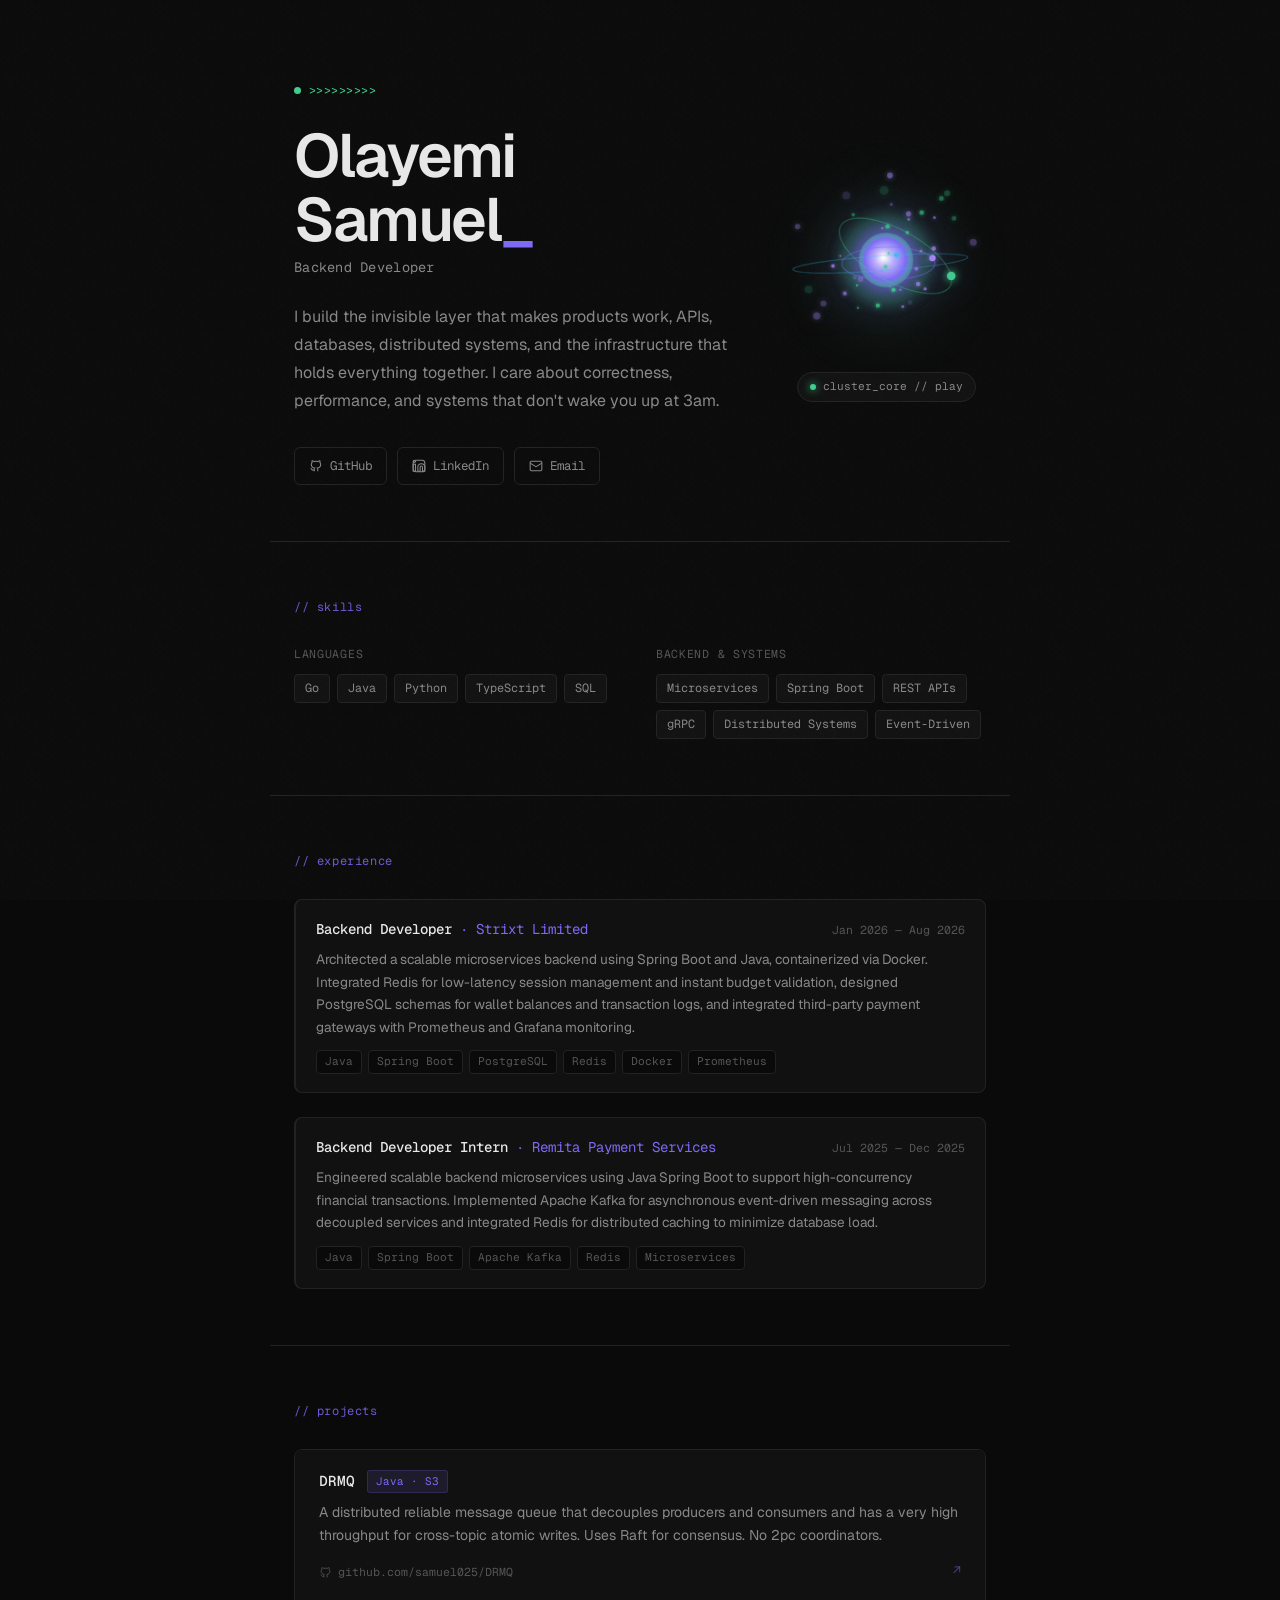
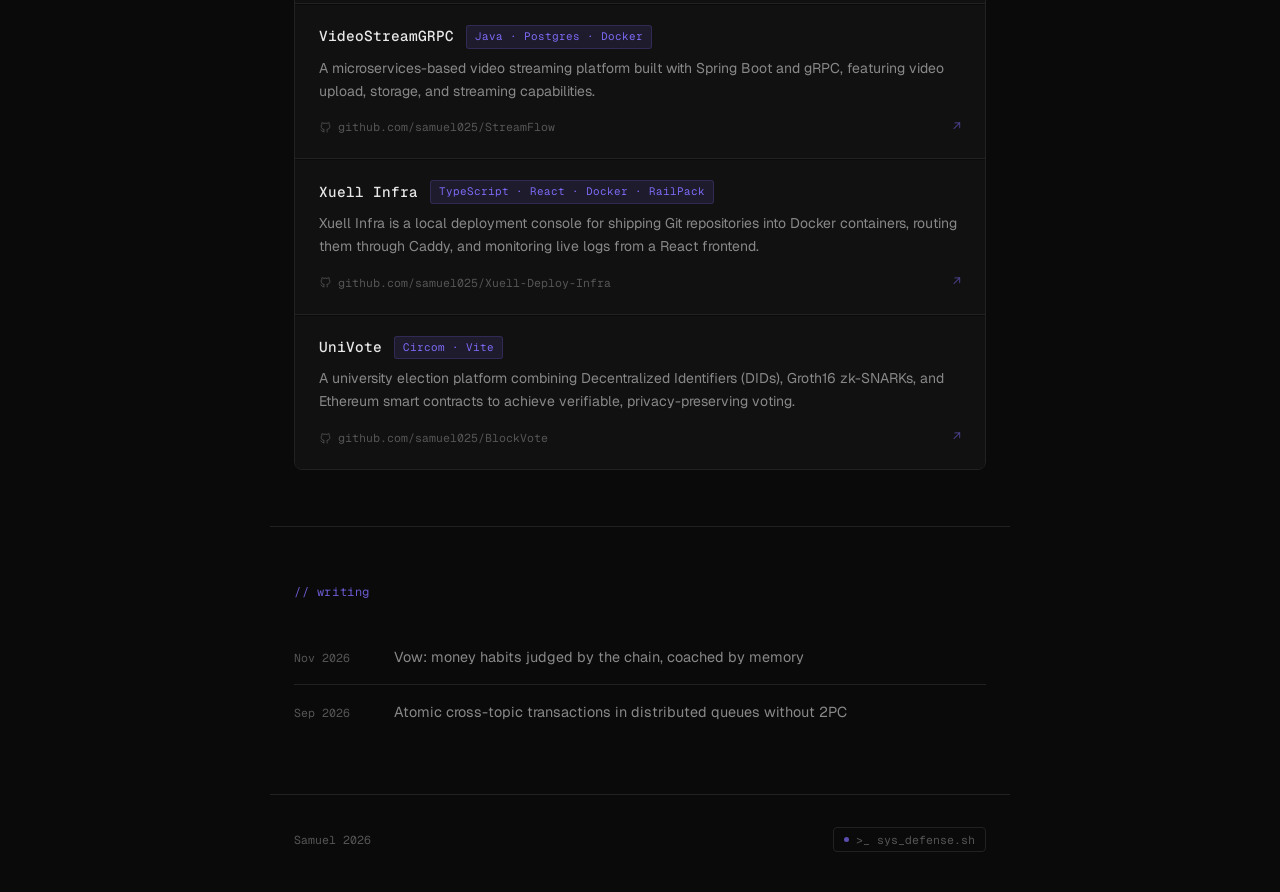
<file: index.html>
<!DOCTYPE html>
<html lang="en">
  <head>
    <meta charset="UTF-8" />
    <meta name="viewport" content="width=device-width, initial-scale=1.0" />
    <title>Samuel — Backend Developer</title>
    <meta name="description" content="Samuel is a backend developer who builds reliable, scalable systems." />
    <meta name="author" content="Samuel" />
    <meta property="og:title" content="Samuel — Backend Developer" />
    <meta property="og:description" content="Samuel is a backend developer who builds reliable, scalable systems." />
    <meta property="og:type" content="website" />
    <meta name="theme-color" content="#0a0a0a" />
    <link rel="icon" type="image/svg+xml" href="favicon.svg" />
    <link rel="preconnect" href="https://fonts.googleapis.com" />
    <link rel="preconnect" href="https://fonts.gstatic.com" crossorigin />
    <link href="https://fonts.googleapis.com/css2?family=Geist+Mono:wght@300;400;500;600&family=Geist:wght@300;400;500;600&display=swap" rel="stylesheet" />
    <link rel="stylesheet" href="style.css" />
  </head>
  <body>
    <div class="noise"></div>

    <main id="main-content">

      <!-- Header / Hero -->
      <section id="hero" class="section">
        <div class="container hero-layout">
          <div class="hero-content">
            <div class="hero-status">
              <span class="status-dot"></span>
              <span class="status-text">>>>>>>>>></span>
            </div>
            <h1 class="hero-name">Olayemi Samuel<span class="cursor cursor-trigger" id="cursor-easter-egg" title="[~] Click or press ~ to launch sys_defense.sh">_</span></h1>
            <p class="hero-title">Backend Developer</p>
            <p class="hero-bio">
              I build the invisible layer that makes products work,
              APIs, databases, distributed systems, and the infrastructure
              that holds everything together. I care about correctness,
              performance, and systems that don't wake you up at 3am.
            </p>
            <div class="hero-links">
              <a id="link-github" href="https://github.com/samuel025" target="_blank" rel="noopener" class="link-pill">
                <svg viewBox="0 0 24 24" fill="none" stroke="currentColor" stroke-width="1.5" aria-hidden="true"><path d="M9 19c-4.3 1.4-4.3-2.5-6-3m12 5v-3.5c0-1 .1-1.4-.5-2 2.8-.3 5.5-1.4 5.5-6a4.6 4.6 0 0 0-1.3-3.2 4.2 4.2 0 0 0-.1-3.2s-1.1-.3-3.5 1.3a12.3 12.3 0 0 0-6.2 0C6.5 2.8 5.4 3.1 5.4 3.1a4.2 4.2 0 0 0-.1 3.2A4.6 4.6 0 0 0 4 9.5c0 4.6 2.7 5.7 5.5 6-.6.6-.6 1.2-.5 2V21"/></svg>
                GitHub
              </a>
              <a id="link-linkedin" href="https://www.linkedin.com/in/olayemi-samuel-0x/" target="_blank" rel="noopener" class="link-pill">
                <svg viewBox="0 0 24 24" fill="none" stroke="currentColor" stroke-width="1.5" aria-hidden="true"><rect x="2" y="2" width="20" height="20" rx="5"/><path d="M16 8a6 6 0 0 1 6 6v7h-4v-7a2 2 0 0 0-2-2 2 2 0 0 0-2 2v7h-4v-7a6 6 0 0 1 6-6z"/><rect x="2" y="9" width="4" height="12"/><circle cx="4" cy="4" r="2"/></svg>
                LinkedIn
              </a>
              <a id="link-email" href="mailto:samolayemi3@gmail.com" class="link-pill">
                <svg viewBox="0 0 24 24" fill="none" stroke="currentColor" stroke-width="1.5" aria-hidden="true"><rect x="2" y="4" width="20" height="16" rx="2"/><path d="m22 7-8.97 5.7a1.94 1.94 0 0 1-2.06 0L2 7"/></svg>
                Email
              </a>
            </div>
          </div>

          <!-- Interactive Glowing System Core Orb -->
          <div class="hero-orb-wrapper" id="hero-orb-trigger" role="button" tabindex="0" title="Click to initialize sys_defense.sh [~]">
            <div class="orb-glow-backdrop"></div>
            <canvas id="hero-orb-canvas" width="220" height="220"></canvas>
            <div class="orb-badge">
              <span class="orb-badge-dot"></span>
              <span class="orb-badge-text">cluster_core // play</span>
            </div>
          </div>
        </div>
      </section>

      <div class="divider"></div>

      <!-- Skills -->
      <section id="skills" class="section">
        <div class="container">
          <h2 class="section-label">// skills</h2>
          <div class="stack-grid">
            <div class="stack-group">
              <p class="stack-category">Languages</p>
              <div class="stack-tags">
                <span class="tag">Go</span>
                <span class="tag">Java</span>
                <span class="tag">Python</span>
                <span class="tag">TypeScript</span>
                <span class="tag">SQL</span>
              </div>
            </div>

            <div class="stack-group">
              <p class="stack-category">Backend & Systems</p>
              <div class="stack-tags">
                <span class="tag">Microservices</span>
                <span class="tag">Spring Boot</span>
                <span class="tag">REST APIs</span>
                <span class="tag">gRPC</span>
                <span class="tag">Distributed Systems</span>
                <span class="tag">Event-Driven</span>
              </div>
            </div>

           
          </div>
        </div>
      </section>

      <div class="divider"></div>

      <!-- Experience -->
      <section id="experience" class="section">
        <div class="container">
          <h2 class="section-label">// experience</h2>
          <div class="experience-list">

            <div class="experience-item">
              <div class="exp-header">
                <div class="exp-role-company">
                  <span class="exp-role">Backend Developer</span>
                  <span class="exp-company">· Strixt Limited</span>
                </div>
                <time class="exp-date">Jan 2026 — Aug 2026</time>
              </div>
              <p class="exp-desc">
                Architected a scalable microservices backend using Spring Boot and Java, containerized via Docker.
                Integrated Redis for low-latency session management and instant budget validation, designed PostgreSQL schemas
                for wallet balances and transaction logs, and integrated third-party payment gateways with Prometheus and Grafana monitoring.
              </p>
              <div class="exp-tags">
                <span class="exp-tag">Java</span>
                <span class="exp-tag">Spring Boot</span>
                <span class="exp-tag">PostgreSQL</span>
                <span class="exp-tag">Redis</span>
                <span class="exp-tag">Docker</span>
                <span class="exp-tag">Prometheus</span>
              </div>
            </div>

            <div class="experience-item">
              <div class="exp-header">
                <div class="exp-role-company">
                  <span class="exp-role">Backend Developer Intern</span>
                  <span class="exp-company">· Remita Payment Services</span>
                </div>
                <time class="exp-date">Jul 2025 — Dec 2025</time>
              </div>
              <p class="exp-desc">
                Engineered scalable backend microservices using Java Spring Boot to support high-concurrency financial transactions.
                Implemented Apache Kafka for asynchronous event-driven messaging across decoupled services and integrated Redis for
                distributed caching to minimize database load.
              </p>
              <div class="exp-tags">
                <span class="exp-tag">Java</span>
                <span class="exp-tag">Spring Boot</span>
                <span class="exp-tag">Apache Kafka</span>
                <span class="exp-tag">Redis</span>
                <span class="exp-tag">Microservices</span>
              </div>
            </div>

          </div>
        </div>
      </section>

      <div class="divider"></div>

      <!-- Projects -->
      <section id="projects" class="section">
        <div class="container">
          <h2 class="section-label">// projects</h2>
          <div class="projects-list">

            <a id="project-1" href="https://github.com/samuel025/DRMQ" target="_blank" rel="noopener noreferrer" class="project-card">
              <div class="project-header">
                <span class="project-name">DRMQ</span>
                <span class="project-lang">Java · S3</span>
              </div>
              <p class="project-desc">
                A distributed reliable message queue that decouples producers and consumers 
                and has a very high throughput for cross-topic atomic writes. Uses Raft for consensus.
                No 2pc coordinators.
              </p>
              <div class="project-footer">
                <span class="project-stat">
                  <svg viewBox="0 0 24 24" fill="none" stroke="currentColor" stroke-width="1.5" class="footer-gh-icon" aria-hidden="true"><path d="M9 19c-4.3 1.4-4.3-2.5-6-3m12 5v-3.5c0-1 .1-1.4-.5-2 2.8-.3 5.5-1.4 5.5-6a4.6 4.6 0 0 0-1.3-3.2 4.2 4.2 0 0 0-.1-3.2s-1.1-.3-3.5 1.3a12.3 12.3 0 0 0-6.2 0C6.5 2.8 5.4 3.1 5.4 3.1a4.2 4.2 0 0 0-.1 3.2A4.6 4.6 0 0 0 4 9.5c0 4.6 2.7 5.7 5.5 6-.6.6-.6 1.2-.5 2V21"/></svg>
                  github.com/samuel025/DRMQ
                </span>
                <span class="project-arrow">↗</span>
              </div>
            </a>

            <a id="project-2" href="https://github.com/samuel025/StreamFlow" target="_blank" rel="noopener noreferrer" class="project-card">
              <div class="project-header">
                <span class="project-name">VideoStreamGRPC</span>
                <span class="project-lang">Java · Postgres · Docker</span>
              </div>
              <p class="project-desc">
                A microservices-based video streaming platform built with Spring Boot and gRPC, featuring video upload, storage, and streaming capabilities.
              </p>
              <div class="project-footer">
                <span class="project-stat">
                  <svg viewBox="0 0 24 24" fill="none" stroke="currentColor" stroke-width="1.5" class="footer-gh-icon" aria-hidden="true"><path d="M9 19c-4.3 1.4-4.3-2.5-6-3m12 5v-3.5c0-1 .1-1.4-.5-2 2.8-.3 5.5-1.4 5.5-6a4.6 4.6 0 0 0-1.3-3.2 4.2 4.2 0 0 0-.1-3.2s-1.1-.3-3.5 1.3a12.3 12.3 0 0 0-6.2 0C6.5 2.8 5.4 3.1 5.4 3.1a4.2 4.2 0 0 0-.1 3.2A4.6 4.6 0 0 0 4 9.5c0 4.6 2.7 5.7 5.5 6-.6.6-.6 1.2-.5 2V21"/></svg>
                  github.com/samuel025/StreamFlow
                </span>
                <span class="project-arrow">↗</span>
              </div>
            </a>

            <a id="project-3" href="https://github.com/samuel025/Xuell-Deploy-Infra" target="_blank" rel="noopener noreferrer" class="project-card">
              <div class="project-header">
                <span class="project-name">Xuell Infra</span>
                <span class="project-lang">TypeScript · React · Docker · RailPack</span>
              </div>
              <p class="project-desc">
                Xuell Infra is a local deployment console for shipping Git repositories into Docker containers, routing them through Caddy, and monitoring live logs from a React frontend.
              </p>
              <div class="project-footer">
                <span class="project-stat">
                  <svg viewBox="0 0 24 24" fill="none" stroke="currentColor" stroke-width="1.5" class="footer-gh-icon" aria-hidden="true"><path d="M9 19c-4.3 1.4-4.3-2.5-6-3m12 5v-3.5c0-1 .1-1.4-.5-2 2.8-.3 5.5-1.4 5.5-6a4.6 4.6 0 0 0-1.3-3.2 4.2 4.2 0 0 0-.1-3.2s-1.1-.3-3.5 1.3a12.3 12.3 0 0 0-6.2 0C6.5 2.8 5.4 3.1 5.4 3.1a4.2 4.2 0 0 0-.1 3.2A4.6 4.6 0 0 0 4 9.5c0 4.6 2.7 5.7 5.5 6-.6.6-.6 1.2-.5 2V21"/></svg>
                  github.com/samuel025/Xuell-Deploy-Infra
                </span>
                <span class="project-arrow">↗</span>
              </div>
            </a>

            <a id="project-4" href="https://github.com/samuel025/BlockVote" target="_blank" rel="noopener noreferrer" class="project-card">
              <div class="project-header">
                <span class="project-name">UniVote</span>
                <span class="project-lang">Circom · Vite</span>
              </div>
              <p class="project-desc">
                A university election platform combining Decentralized Identifiers (DIDs), Groth16 zk-SNARKs, and Ethereum smart contracts to achieve verifiable, privacy-preserving voting.
              </p>
              <div class="project-footer">
                <span class="project-stat">
                  <svg viewBox="0 0 24 24" fill="none" stroke="currentColor" stroke-width="1.5" class="footer-gh-icon" aria-hidden="true"><path d="M9 19c-4.3 1.4-4.3-2.5-6-3m12 5v-3.5c0-1 .1-1.4-.5-2 2.8-.3 5.5-1.4 5.5-6a4.6 4.6 0 0 0-1.3-3.2 4.2 4.2 0 0 0-.1-3.2s-1.1-.3-3.5 1.3a12.3 12.3 0 0 0-6.2 0C6.5 2.8 5.4 3.1 5.4 3.1a4.2 4.2 0 0 0-.1 3.2A4.6 4.6 0 0 0 4 9.5c0 4.6 2.7 5.7 5.5 6-.6.6-.6 1.2-.5 2V21"/></svg>
                  github.com/samuel025/BlockVote
                </span>
                <span class="project-arrow">↗</span>
              </div>
            </a>

          </div>
        </div>
      </section>

      <div class="divider"></div>

      <!-- Writing / Notes -->
      <section id="writing" class="section">
        <div class="container">
          <h2 class="section-label">// writing</h2>
          <div class="writing-list">
            <a id="post-2" href="writing/vow-habits-judged-by-the-chain" class="writing-item">
              <div class="writing-meta">
                <time class="writing-date">Nov 2026</time>
              </div>
              <p class="writing-title">Vow: money habits judged by the chain, coached by memory</p>
            </a>
            <a id="post-1" href="writing/atomic-cross-topic-writes-without-2pc" class="writing-item">
              <div class="writing-meta">
                <time class="writing-date">Sep 2026</time>
              </div>
              <p class="writing-title">Atomic cross-topic transactions in distributed queues without 2PC</p>
            </a>
          </div>
      </section>

      <div class="divider"></div>

      <!-- Footer -->
      <footer id="footer" class="section">
        <div class="container footer-inner">
          <p class="footer-copy">Samuel 2026</p>
          <button id="open-game-btn" class="footer-game-pill" title="Press ~ or click to launch easter egg">
            <span class="pill-dot"></span>
            &gt;_ sys_defense.sh
          </button>
        </div>
      </footer>

    </main>

    <!-- Easter Egg Game Modal -->
    <div id="game-modal" role="dialog" aria-modal="true" aria-label="Packet Router Game">
      <div class="game-window">
        <div class="game-header">
          <div class="game-dots">
            <span class="game-dot red"></span>
            <span class="game-dot yellow"></span>
            <span class="game-dot green"></span>
          </div>
          <span class="game-title">// sys_defense.sh — packet router</span>
          <div class="game-actions">
            <button id="game-sound-toggle" class="game-tool-btn">♪ sound: on</button>
            <button id="game-close-btn" class="game-tool-btn game-close-btn" title="Close [ESC]">[esc] ✕</button>
          </div>
        </div>

        <div class="game-screen">
          <canvas id="game-canvas"></canvas>
          <div class="game-scanlines"></div>
        </div>

        <div class="game-hint">
          <span>Catch: 200 OK, gRPC, CACHE HIT · Dodge: 500 ERR</span>
          <span>[Mouse] or [← / →] to move</span>
        </div>
      </div>
    </div>

    <script src="script.js"></script>
    <script src="game.js"></script>
    <script src="orb.js"></script>
  </body>
</html>
</file>
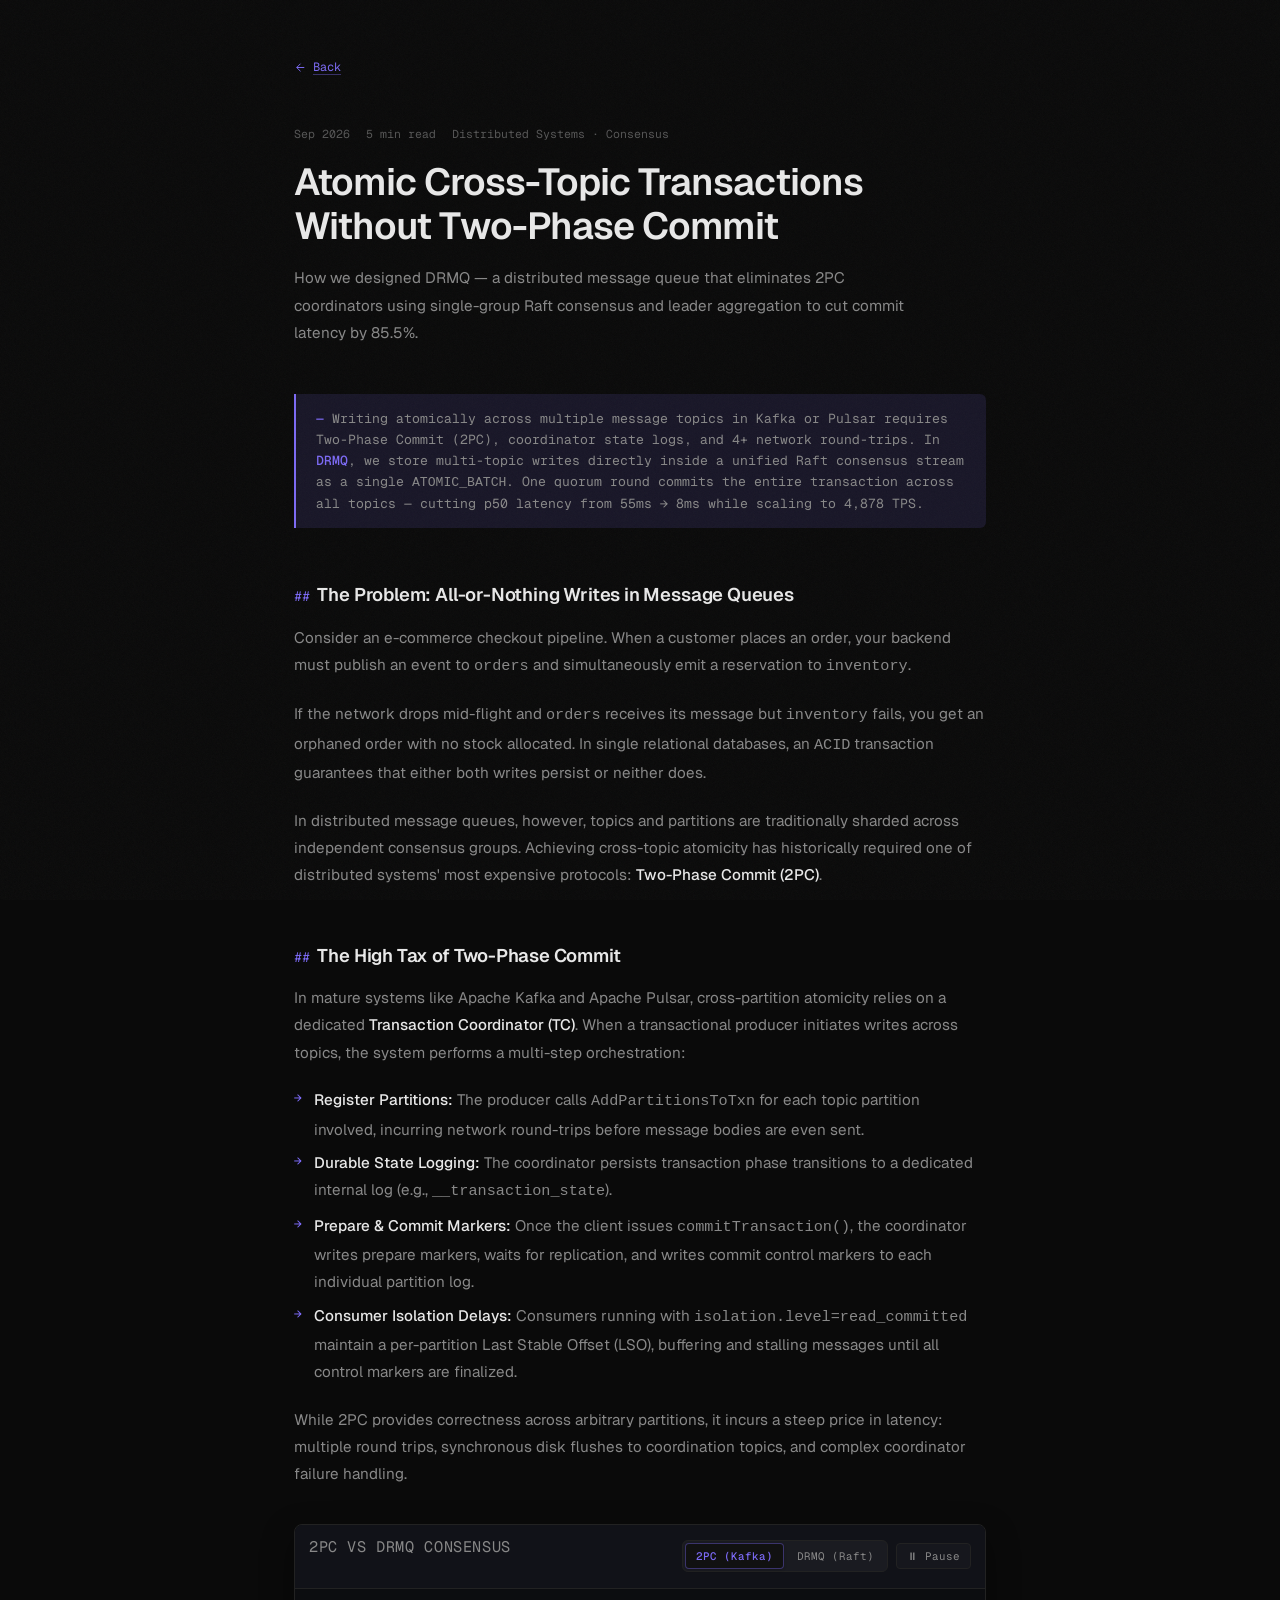
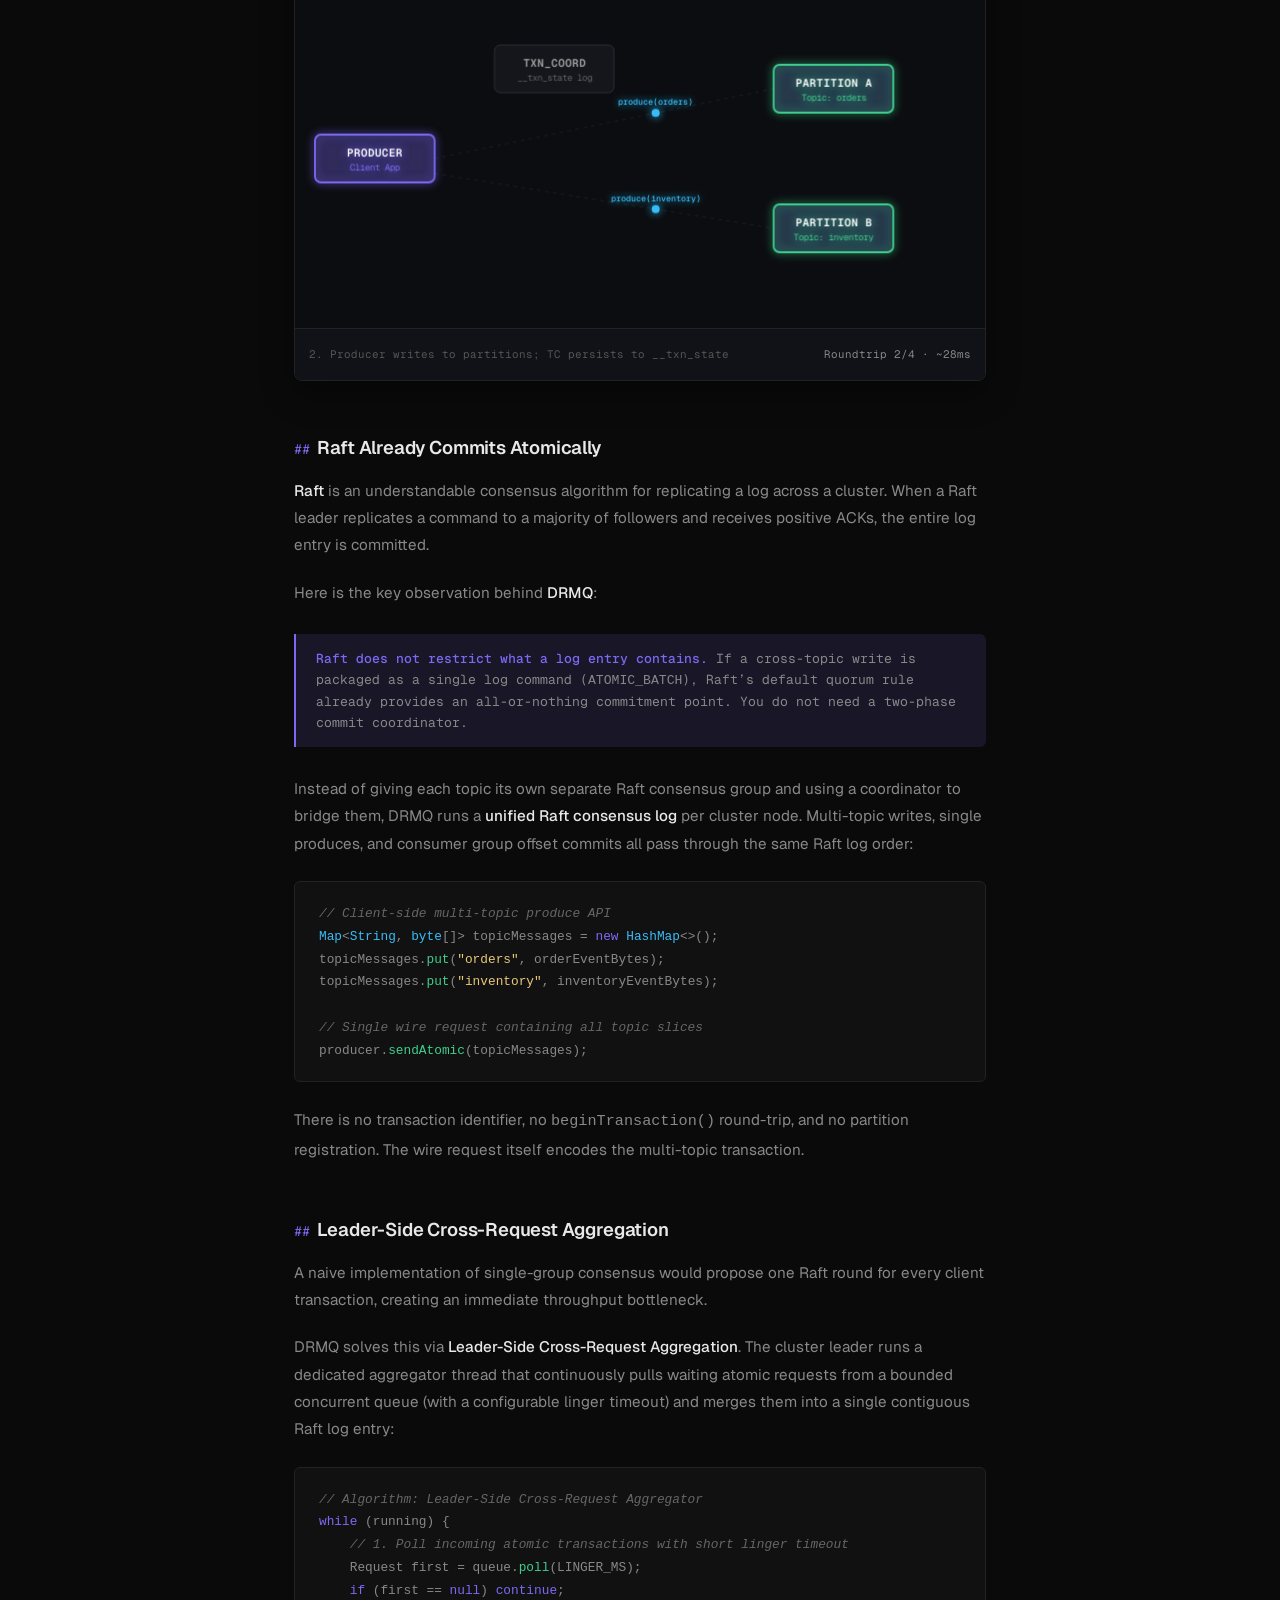
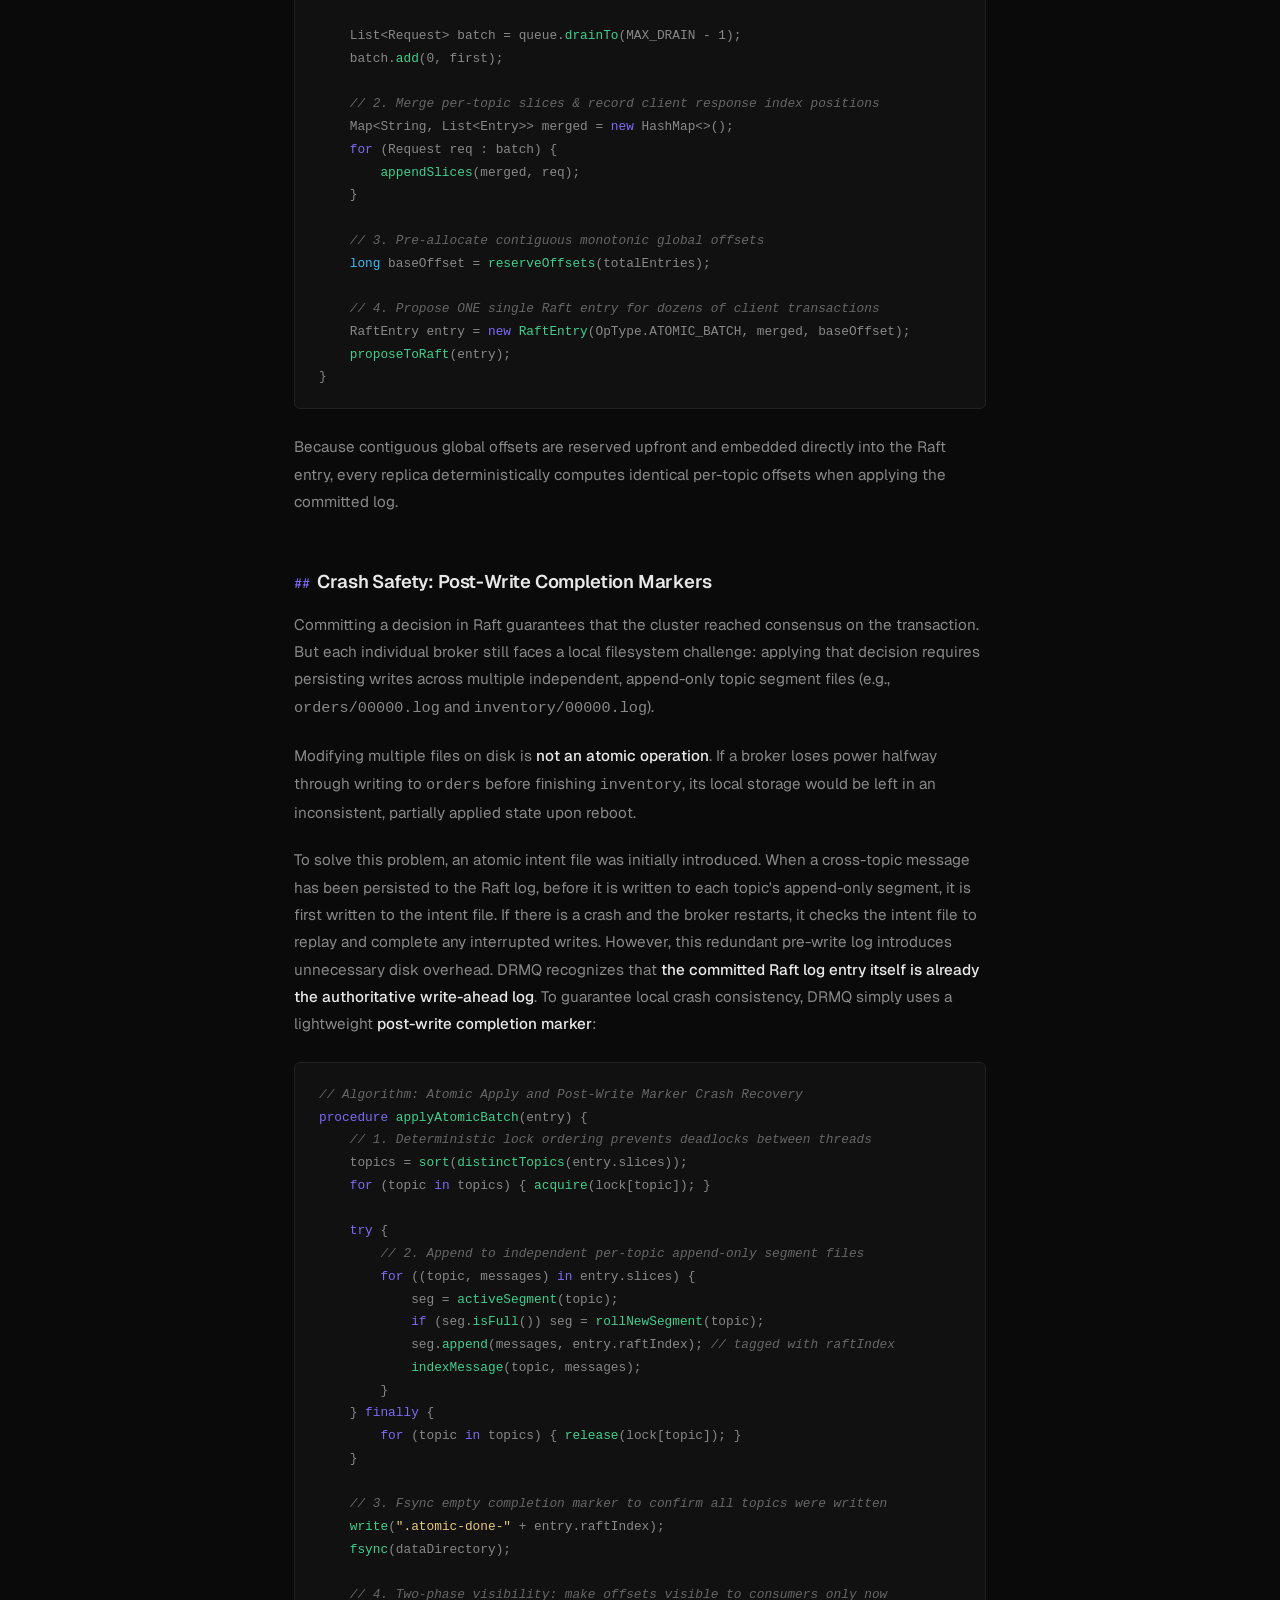
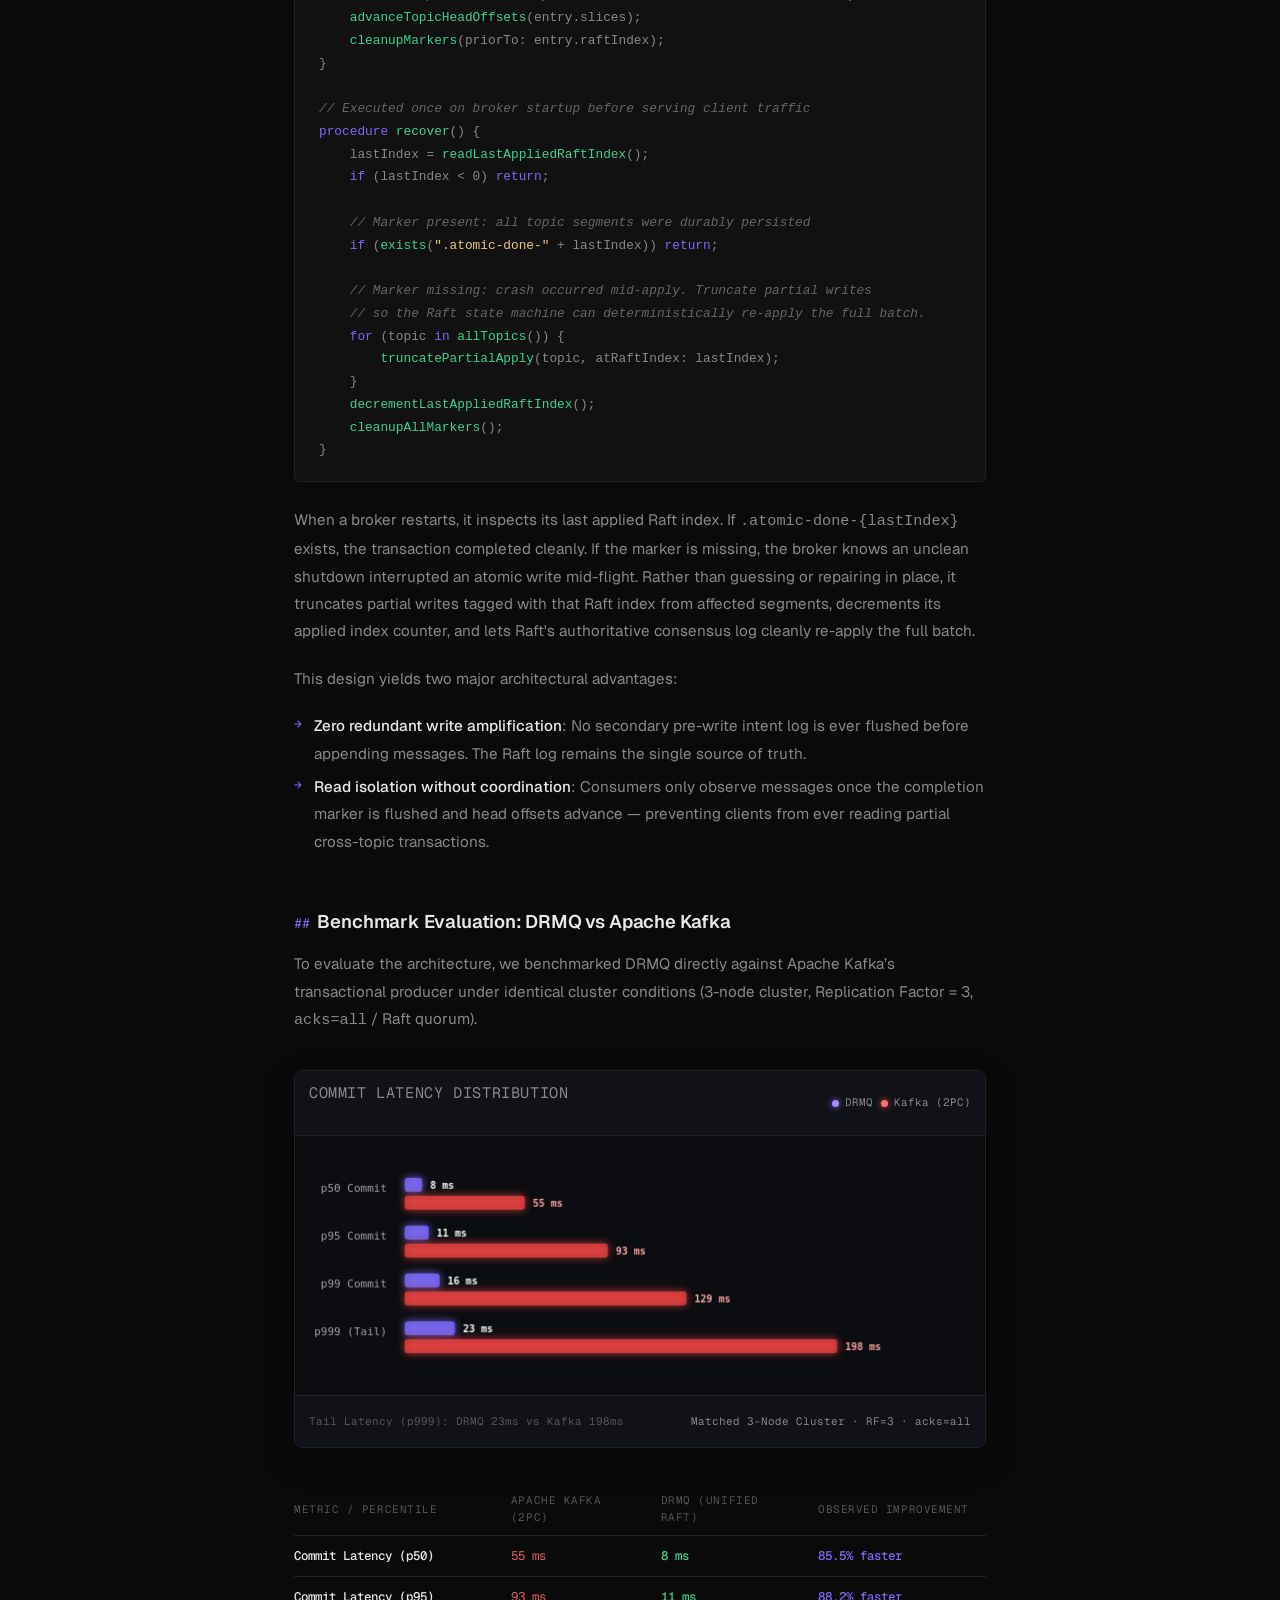
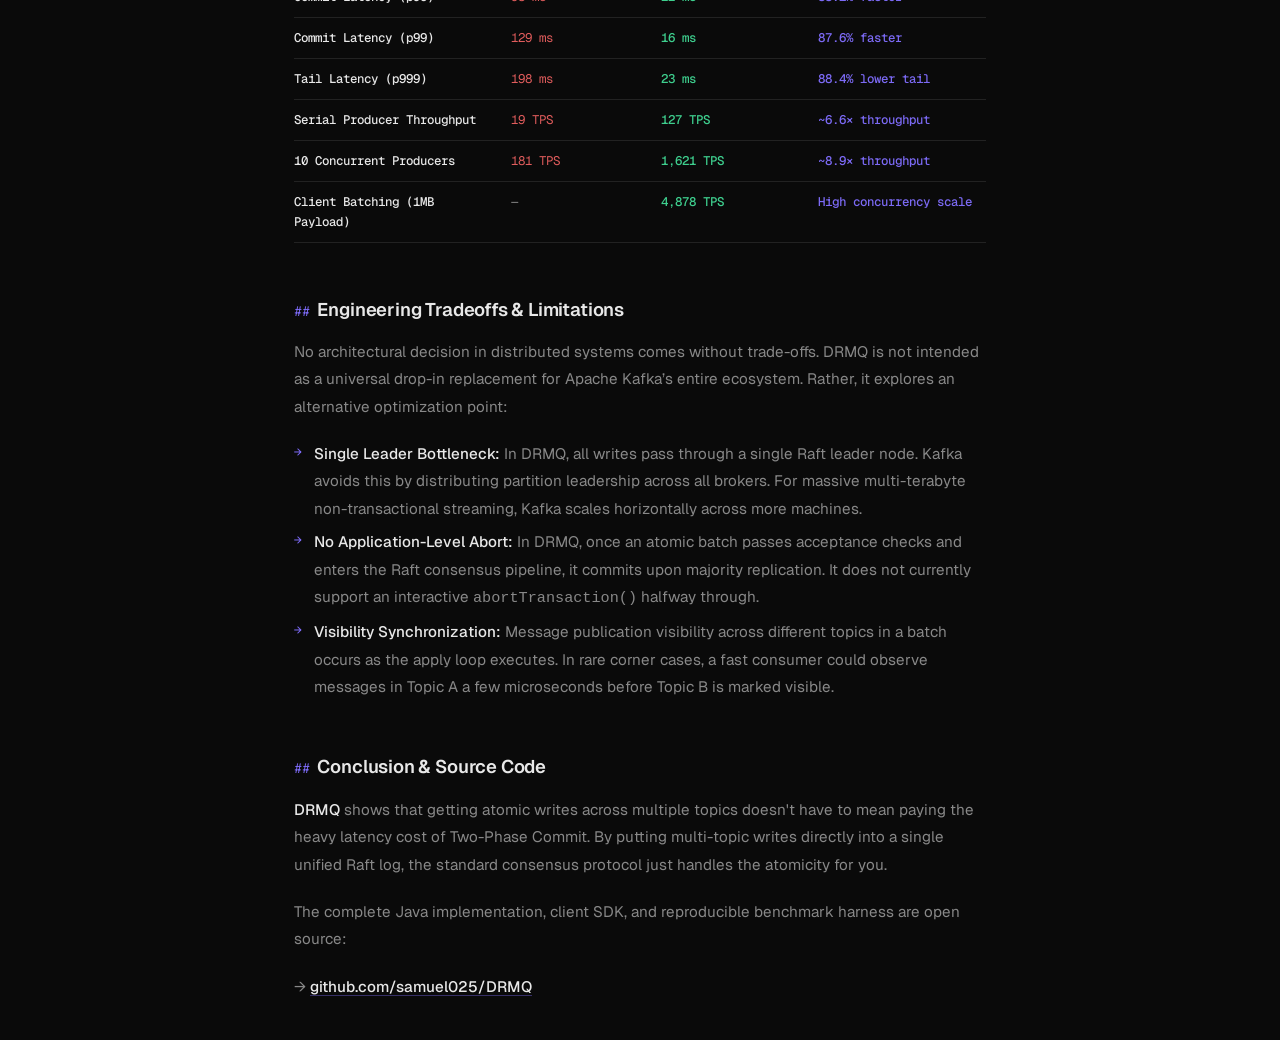
<file: writing/atomic-cross-topic-writes-without-2pc.html>
<!DOCTYPE html>
<html lang="en">
  <head>
    <meta charset="UTF-8" />
    <meta name="viewport" content="width=device-width, initial-scale=1.0" />
    <title>Atomic Cross-Topic Transactions Without 2PC — Samuel</title>
    <meta name="description" content="How we designed DRMQ: a distributed message queue that eliminates Two-Phase Commit coordinators using single-group Raft consensus to achieve 73% lower commit latency." />
    <meta name="author" content="Samuel" />
    <meta property="og:title" content="Atomic Cross-Topic Transactions in Distributed Queues Without 2PC" />
    <meta property="og:description" content="How we designed DRMQ: a distributed message queue that eliminates Two-Phase Commit coordinators using single-group Raft consensus." />
    <meta property="og:type" content="article" />
    <meta property="og:url" content="https://0xuell.online/writing/atomic-cross-topic-writes-without-2pc" />
    <link rel="canonical" href="https://0xuell.online/writing/atomic-cross-topic-writes-without-2pc" />
    <meta name="theme-color" content="#0a0a0a" />
    <link rel="icon" type="image/svg+xml" href="../favicon.svg" />
    <link rel="preconnect" href="https://fonts.googleapis.com" />
    <link rel="preconnect" href="https://fonts.gstatic.com" crossorigin />
    <link href="https://fonts.googleapis.com/css2?family=Geist+Mono:wght@300;400;500;600&family=Geist:wght@300;400;500;600&display=swap" rel="stylesheet" />
    <link rel="stylesheet" href="../style.css" />
    <style>
      /* ── Post-specific styles ── */
      .post-back {
        display: inline-flex;
        align-items: center;
        gap: 6px;
        font-family: var(--font-mono);
        font-size: 0.75rem;
        color: var(--text-dim);
        text-decoration: none;
        margin-bottom: 48px;
        transition: color 160ms ease;
      }
      .post-back:hover { color: var(--text); }
      .post-back svg { width: 13px; height: 13px; }

      .post-header { margin-bottom: 48px; }

      .post-meta {
        font-family: var(--font-mono);
        font-size: 0.72rem;
        color: var(--muted);
        margin-bottom: 16px;
        display: flex;
        gap: 16px;
      }

      .post-title {
        font-size: clamp(1.6rem, 5vw, 2.35rem);
        font-weight: 600;
        letter-spacing: -0.025em;
        line-height: 1.18;
        color: var(--text);
        margin-bottom: 16px;
      }

      .post-subtitle {
        font-size: 1rem;
        color: var(--text-dim);
        line-height: 1.7;
        max-width: 620px;
      }

      /* ── Prose ── */
      .prose {
        max-width: 740px;
        margin: 0 auto;
        padding: 0 24px;
      }

      .prose h2 {
        font-size: 1.15rem;
        font-weight: 600;
        color: var(--text);
        letter-spacing: -0.01em;
        margin: 48px 0 14px;
        padding-top: 4px;
      }

      .prose h2::before {
        content: '## ';
        font-family: var(--font-mono);
        color: var(--accent);
        font-size: 0.85rem;
        font-weight: 400;
      }

      .prose p {
        font-size: 0.95rem;
        color: var(--text-dim);
        line-height: 1.8;
        margin-bottom: 20px;
      }

      .prose strong {
        color: var(--text);
        font-weight: 500;
      }

      .prose a {
        color: var(--accent);
        text-decoration: underline;
        text-decoration-color: rgba(124, 106, 245, 0.4);
        text-underline-offset: 3px;
        transition: text-decoration-color 160ms ease;
      }
      .prose a:hover { text-decoration-color: var(--accent); }

      .prose ul {
        margin: 0 0 20px 0;
        padding-left: 0;
        list-style: none;
      }

      .prose ul li {
        font-size: 0.95rem;
        color: var(--text-dim);
        line-height: 1.8;
        padding-left: 20px;
        position: relative;
        margin-bottom: 6px;
      }

      .prose ul li::before {
        content: '→';
        position: absolute;
        left: 0;
        color: var(--accent);
        font-family: var(--font-mono);
        font-size: 0.8rem;
      }

      .prose pre {
        background: var(--bg-card);
        border: 1px solid var(--border);
        border-radius: 6px;
        padding: 20px 24px;
        overflow-x: auto;
        margin: 24px 0;
        font-family: var(--font-mono);
        font-size: 0.8rem;
        line-height: 1.7;
        color: var(--text-dim);
      }

      .prose pre .kw  { color: #7c6af5; }   /* keyword */
      .prose pre .fn  { color: #3ecf8e; }   /* function / method */
      .prose pre .str { color: #e8c97a; }   /* string */
      .prose pre .cm  { color: #666; font-style: italic; } /* comment */
      .prose pre .hi  { color: var(--text); font-weight: 500; } /* highlight */
      .prose pre .typ { color: #38bdf8; }   /* type */

      .callout {
        border-left: 2px solid var(--accent);
        background: var(--accent-dim);
        border-radius: 0 6px 6px 0;
        padding: 14px 20px;
        margin: 28px 0;
      }

      .callout p {
        font-family: var(--font-mono);
        font-size: 0.82rem;
        color: var(--text-dim);
        margin: 0;
        line-height: 1.6;
      }

      .callout strong { color: var(--accent); }

      /* ── Interactive Visualizer Block ── */
      .anim-block {
        margin: 36px 0;
        border: 1px solid var(--border);
        border-radius: 8px;
        overflow: hidden;
        background: #0c0d10;
        box-shadow: 0 12px 32px rgba(0, 0, 0, 0.4);
      }

      .anim-header {
        display: flex;
        align-items: center;
        justify-content: space-between;
        padding: 8px 14px;
        border-bottom: 1px solid var(--border);
        background: #111218;
        gap: 12px;
      }

      .anim-label {
        font-family: var(--font-mono);
        font-size: 0.68rem;
        color: var(--muted);
        letter-spacing: 0.04em;
        text-transform: uppercase;
        margin: 0;
        white-space: nowrap;
        flex-shrink: 0;
      }

      .anim-controls {
        display: inline-flex;
        align-items: center;
        gap: 8px;
        flex-shrink: 0;
      }

      /* Segmented pill switcher */
      .anim-segmented {
        display: inline-flex;
        align-items: center;
        background: rgba(255, 255, 255, 0.04);
        border: 1px solid var(--border);
        border-radius: 6px;
        padding: 2px;
        gap: 2px;
      }

      .anim-btn {
        display: inline-flex;
        align-items: center;
        justify-content: center;
        background: transparent;
        border: 1px solid transparent;
        border-radius: 4px;
        padding: 0 10px;
        height: 26px;
        font-family: var(--font-mono);
        font-size: 0.68rem;
        color: var(--text-dim);
        cursor: pointer;
        white-space: nowrap;
        line-height: 1;
        transition: color 150ms ease, background 150ms ease, border-color 150ms ease;
      }

      .anim-btn:hover {
        color: var(--text);
        background: rgba(255, 255, 255, 0.06);
      }

      .anim-btn.active {
        background: var(--bg-card);
        border-color: rgba(124, 106, 245, 0.4);
        color: var(--accent);
        font-weight: 500;
        box-shadow: 0 1px 3px rgba(0, 0, 0, 0.2);
      }

      .anim-btn-tool {
        border: 1px solid var(--border);
        background: rgba(255, 255, 255, 0.02);
        min-width: 64px;
      }

      .anim-btn-tool:hover {
        border-color: var(--accent);
        color: var(--text);
      }

      .anim-legend-item {
        display: inline-flex;
        align-items: center;
        gap: 6px;
        font-family: var(--font-mono);
        font-size: 0.68rem;
        color: var(--text-dim);
        white-space: nowrap;
      }

      .legend-dot {
        width: 7px;
        height: 7px;
        border-radius: 50%;
        display: inline-block;
      }

      .legend-dot.purple { background: #a78bfa; box-shadow: 0 0 6px #7c6af5; }
      .legend-dot.red { background: #f87171; box-shadow: 0 0 6px #ef4444; }

      .anim-canvas {
        display: block;
        width: 100%;
        height: auto;
      }

      .anim-caption {
        padding: 8px 14px;
        height: 52px;
        min-height: 52px;
        background: #111218;
        border-top: 1px solid var(--border);
        font-family: var(--font-mono);
        font-size: 0.68rem;
        line-height: 1.4;
        color: var(--muted);
        display: flex;
        justify-content: space-between;
        align-items: center;
        gap: 16px;
        box-sizing: border-box;
      }

      .anim-caption span:first-child {
        flex: 1 1 auto;
        min-width: 0;
        line-height: 1.4;
      }

      .anim-caption span:last-child {
        flex-shrink: 0;
        white-space: nowrap;
        text-align: right;
        color: var(--text-dim);
      }

      @media (max-width: 640px) {
        .anim-header {
          flex-direction: column;
          align-items: flex-start;
          gap: 10px;
        }
        .anim-controls {
          width: 100%;
          justify-content: space-between;
        }
        .anim-caption {
          height: auto;
          min-height: 48px;
          flex-direction: column;
          align-items: flex-start;
          justify-content: center;
          gap: 4px;
        }
        .anim-caption span:first-child {
          white-space: normal;
        }
        .anim-caption span:last-child {
          white-space: normal;
        }
      }

      /* ── Benchmark Table ── */
      .result-table {
        width: 100%;
        border-collapse: collapse;
        font-family: var(--font-mono);
        font-size: 0.78rem;
        margin: 24px 0;
      }

      .result-table th {
        text-align: left;
        color: var(--muted);
        padding: 8px 14px 8px 0;
        border-bottom: 1px solid var(--border);
        font-weight: 400;
        letter-spacing: 0.05em;
        text-transform: uppercase;
        font-size: 0.68rem;
      }

      .result-table td {
        padding: 10px 14px 10px 0;
        color: var(--text-dim);
        border-bottom: 1px solid var(--border);
        vertical-align: top;
      }

      .result-table td.good { color: var(--green); font-weight: 500; }
      .result-table td.bad  { color: #e05c5c; }
      .result-table td.accent { color: var(--accent); font-weight: 500; }

      .post-footer {
        margin-top: 72px;
        padding-top: 32px;
        border-top: 1px solid var(--border);
      }

      .post-footer p {
        font-family: var(--font-mono);
        font-size: 0.75rem;
        color: var(--muted);
        margin: 0;
      }
    </style>
  </head>
  <body>
    <div class="noise"></div>

    <main id="main-content">
      <article>
        <div class="prose">
          <div style="padding-top: 56px;">
            <a href="../index.html" class="post-back">
              <svg viewBox="0 0 24 24" fill="none" stroke="currentColor" stroke-width="1.8"><path d="M19 12H5M12 5l-7 7 7 7"/></svg>
              Back
            </a>

            <header class="post-header">
              <div class="post-meta">
                <time datetime="2026-09-08">Sep 2026</time>
                <span>5 min read</span>
                <span>Distributed Systems · Consensus</span>
              </div>
              <h1 class="post-title">Atomic Cross-Topic Transactions<br/>Without Two-Phase Commit</h1>
              <p class="post-subtitle">
                How we designed DRMQ — a distributed message queue that eliminates 2PC coordinators using single-group Raft consensus and leader aggregation to cut commit latency by 85.5%.
              </p>
            </header>
          </div>

          <div class="callout">
            <p><strong>—</strong> Writing atomically across multiple message topics in Kafka or Pulsar requires Two-Phase Commit (2PC), coordinator state logs, and 4+ network round-trips. In <strong>DRMQ</strong>, we store multi-topic writes directly inside a unified Raft consensus stream as a single <code>ATOMIC_BATCH</code>. One quorum round commits the entire transaction across all topics — cutting p50 latency from 55ms → 8ms while scaling to 4,878 TPS.</p>
          </div>

          <h2>The Problem: All-or-Nothing Writes in Message Queues</h2>
          <p>
            Consider an e-commerce checkout pipeline. When a customer places an order, your backend must publish an event to <code>orders</code> and simultaneously emit a reservation to <code>inventory</code>.
          </p>
          <p>
            If the network drops mid-flight and <code>orders</code> receives its message but <code>inventory</code> fails, you get an orphaned order with no stock allocated. In single relational databases, an <code>ACID</code> transaction guarantees that either both writes persist or neither does.
          </p>
          <p>
            In distributed message queues, however, topics and partitions are traditionally sharded across independent consensus groups. Achieving cross-topic atomicity has historically required one of distributed systems' most expensive protocols: <strong>Two-Phase Commit (2PC)</strong>.
          </p>

          <h2>The High Tax of Two-Phase Commit</h2>
          <p>
            In mature systems like Apache Kafka and Apache Pulsar, cross-partition atomicity relies on a dedicated <strong>Transaction Coordinator (TC)</strong>. When a transactional producer initiates writes across topics, the system performs a multi-step orchestration:
          </p>

          <ul>
            <li><strong>Register Partitions:</strong> The producer calls <code>AddPartitionsToTxn</code> for each topic partition involved, incurring network round-trips before message bodies are even sent.</li>
            <li><strong>Durable State Logging:</strong> The coordinator persists transaction phase transitions to a dedicated internal log (e.g., <code>__transaction_state</code>).</li>
            <li><strong>Prepare & Commit Markers:</strong> Once the client issues <code>commitTransaction()</code>, the coordinator writes prepare markers, waits for replication, and writes commit control markers to each individual partition log.</li>
            <li><strong>Consumer Isolation Delays:</strong> Consumers running with <code>isolation.level=read_committed</code> maintain a per-partition Last Stable Offset (LSO), buffering and stalling messages until all control markers are finalized.</li>
          </ul>

          <p>
            While 2PC provides correctness across arbitrary partitions, it incurs a steep price in latency: multiple round trips, synchronous disk flushes to coordination topics, and complex coordinator failure handling.
          </p>

          <!-- Interactive Visualizer: 2PC vs DRMQ -->
          <div class="anim-block">
            <div class="anim-header">
              <p class="anim-label">2PC vs DRMQ Consensus</p>
              <div class="anim-controls">
                <div class="anim-segmented">
                  <button id="btn-mode-2pc" class="anim-btn active">2PC (Kafka)</button>
                  <button id="btn-mode-drmq" class="anim-btn">DRMQ (Raft)</button>
                </div>
                <button id="btn-play-toggle" class="anim-btn anim-btn-tool">⏸ Pause</button>
              </div>
            </div>
            <canvas id="canvas-protocol" class="anim-canvas" width="692" height="340"></canvas>
            <div class="anim-caption">
              <span id="protocol-step-desc">1. Producer registers topics with Transaction Coordinator</span>
              <span id="protocol-latency-counter">Roundtrip 1/4 · ~14ms</span>
            </div>
          </div>

          <h2>Raft Already Commits Atomically</h2>
          <p>
           <strong>Raft</strong> is an understandable consensus algorithm for replicating a log across a cluster. When a Raft leader replicates a command to a majority of followers and receives positive ACKs, the entire log entry is committed.
          </p>
          <p>
            Here is the key observation behind <strong>DRMQ</strong>:
          </p>
          <div class="callout">
            <p><strong>Raft does not restrict what a log entry contains.</strong> If a cross-topic write is packaged as a single log command (<code>ATOMIC_BATCH</code>), Raft’s default quorum rule already provides an all-or-nothing commitment point. You do not need a two-phase commit coordinator.</p>
          </div>

          <p>
            Instead of giving each topic its own separate Raft consensus group and using a coordinator to bridge them, DRMQ runs a <strong>unified Raft consensus log</strong> per cluster node. Multi-topic writes, single produces, and consumer group offset commits all pass through the same Raft log order:
          </p>

          <pre><code><span class="cm">// Client-side multi-topic produce API</span>
<span class="typ">Map</span>&lt;<span class="typ">String</span>, <span class="typ">byte</span>[]&gt; topicMessages = <span class="kw">new</span> <span class="typ">HashMap</span>&lt;&gt;();
topicMessages.<span class="fn">put</span>(<span class="str">"orders"</span>, orderEventBytes);
topicMessages.<span class="fn">put</span>(<span class="str">"inventory"</span>, inventoryEventBytes);

<span class="cm">// Single wire request containing all topic slices</span>
producer.<span class="fn">sendAtomic</span>(topicMessages);</code></pre>

          <p>
            There is no transaction identifier, no <code>beginTransaction()</code> round-trip, and no partition registration. The wire request itself encodes the multi-topic transaction.
          </p>

          <h2>Leader-Side Cross-Request Aggregation</h2>
          <p>
            A naive implementation of single-group consensus would propose one Raft round for every client transaction, creating an immediate throughput bottleneck.
          </p>
          <p>
            DRMQ solves this via <strong>Leader-Side Cross-Request Aggregation</strong>. The cluster leader runs a dedicated aggregator thread that continuously pulls waiting atomic requests from a bounded concurrent queue (with a configurable linger timeout) and merges them into a single contiguous Raft log entry:
          </p>

          <pre><code><span class="cm">// Algorithm: Leader-Side Cross-Request Aggregator</span>
<span class="kw">while</span> (running) {
    <span class="cm">// 1. Poll incoming atomic transactions with short linger timeout</span>
    Request first = queue.<span class="fn">poll</span>(LINGER_MS);
    <span class="kw">if</span> (first == <span class="kw">null</span>) <span class="kw">continue</span>;

    List&lt;Request&gt; batch = queue.<span class="fn">drainTo</span>(MAX_DRAIN - 1);
    batch.<span class="fn">add</span>(0, first);

    <span class="cm">// 2. Merge per-topic slices & record client response index positions</span>
    Map&lt;String, List&lt;Entry&gt;&gt; merged = <span class="kw">new</span> HashMap&lt;&gt;();
    <span class="kw">for</span> (Request req : batch) {
        <span class="fn">appendSlices</span>(merged, req);
    }

    <span class="cm">// 3. Pre-allocate contiguous monotonic global offsets</span>
    <span class="typ">long</span> baseOffset = <span class="fn">reserveOffsets</span>(totalEntries);

    <span class="cm">// 4. Propose ONE single Raft entry for dozens of client transactions</span>
    RaftEntry entry = <span class="kw">new</span> <span class="fn">RaftEntry</span>(OpType.ATOMIC_BATCH, merged, baseOffset);
    <span class="fn">proposeToRaft</span>(entry);
}</code></pre>

          <p>
            Because contiguous global offsets are reserved upfront and embedded directly into the Raft entry, every replica deterministically computes identical per-topic offsets when applying the committed log.
          </p>

          <h2>Crash Safety: Post-Write Completion Markers</h2>
          <p>
            Committing a decision in Raft guarantees that the cluster reached consensus on the transaction. But each individual broker still faces a local filesystem challenge: applying that decision requires persisting writes across multiple independent, append-only topic segment files (e.g., <code>orders/00000.log</code> and <code>inventory/00000.log</code>).
          </p>
          <p>
            Modifying multiple files on disk is <strong>not an atomic operation</strong>. If a broker loses power halfway through writing to <code>orders</code> before finishing <code>inventory</code>, its local storage would be left in an inconsistent, partially applied state upon reboot.
          </p>
          <p>
            To solve this problem, an atomic intent file was initially introduced. When a cross-topic message has been persisted to the Raft log, before it is written to each topic's append-only segment, it is first written to the intent file. If there is a crash and the broker restarts, it checks the intent file to replay and complete any interrupted writes. However, this redundant pre-write log introduces unnecessary disk overhead. DRMQ recognizes that <strong>the committed Raft log entry itself is already the authoritative write-ahead log</strong>. To guarantee local crash consistency, DRMQ simply uses a lightweight <strong>post-write completion marker</strong>:
          </p>

          <pre><code><span class="cm">// Algorithm: Atomic Apply and Post-Write Marker Crash Recovery</span>
<span class="kw">procedure</span> <span class="fn">applyAtomicBatch</span>(entry) {
    <span class="cm">// 1. Deterministic lock ordering prevents deadlocks between threads</span>
    topics = <span class="fn">sort</span>(<span class="fn">distinctTopics</span>(entry.slices));
    <span class="kw">for</span> (topic <span class="kw">in</span> topics) { <span class="fn">acquire</span>(lock[topic]); }

    <span class="kw">try</span> {
        <span class="cm">// 2. Append to independent per-topic append-only segment files</span>
        <span class="kw">for</span> ((topic, messages) <span class="kw">in</span> entry.slices) {
            seg = <span class="fn">activeSegment</span>(topic);
            <span class="kw">if</span> (seg.<span class="fn">isFull</span>()) seg = <span class="fn">rollNewSegment</span>(topic);
            seg.<span class="fn">append</span>(messages, entry.raftIndex); <span class="cm">// tagged with raftIndex</span>
            <span class="fn">indexMessage</span>(topic, messages);
        }
    } <span class="kw">finally</span> {
        <span class="kw">for</span> (topic <span class="kw">in</span> topics) { <span class="fn">release</span>(lock[topic]); }
    }

    <span class="cm">// 3. Fsync empty completion marker to confirm all topics were written</span>
    <span class="fn">write</span>(<span class="str">".atomic-done-"</span> + entry.raftIndex);
    <span class="fn">fsync</span>(dataDirectory);

    <span class="cm">// 4. Two-phase visibility: make offsets visible to consumers only now</span>
    <span class="fn">advanceTopicHeadOffsets</span>(entry.slices);
    <span class="fn">cleanupMarkers</span>(priorTo: entry.raftIndex);
}

<span class="cm">// Executed once on broker startup before serving client traffic</span>
<span class="kw">procedure</span> <span class="fn">recover</span>() {
    lastIndex = <span class="fn">readLastAppliedRaftIndex</span>();
    <span class="kw">if</span> (lastIndex &lt; 0) <span class="kw">return</span>;

    <span class="cm">// Marker present: all topic segments were durably persisted</span>
    <span class="kw">if</span> (<span class="fn">exists</span>(<span class="str">".atomic-done-"</span> + lastIndex)) <span class="kw">return</span>;

    <span class="cm">// Marker missing: crash occurred mid-apply. Truncate partial writes</span>
    <span class="cm">// so the Raft state machine can deterministically re-apply the full batch.</span>
    <span class="kw">for</span> (topic <span class="kw">in</span> <span class="fn">allTopics</span>()) {
        <span class="fn">truncatePartialApply</span>(topic, atRaftIndex: lastIndex);
    }
    <span class="fn">decrementLastAppliedRaftIndex</span>();
    <span class="fn">cleanupAllMarkers</span>();
}</code></pre>

          <p>
            When a broker restarts, it inspects its last applied Raft index. If <code>.atomic-done-{lastIndex}</code> exists, the transaction completed cleanly. If the marker is missing, the broker knows an unclean shutdown interrupted an atomic write mid-flight. Rather than guessing or repairing in place, it truncates partial writes tagged with that Raft index from affected segments, decrements its applied index counter, and lets Raft's authoritative consensus log cleanly re-apply the full batch.
          </p>
          <p>
            This design yields two major architectural advantages:
          </p>
          <ul>
            <li><strong>Zero redundant write amplification</strong>: No secondary pre-write intent log is ever flushed before appending messages. The Raft log remains the single source of truth.</li>
            <li><strong>Read isolation without coordination</strong>: Consumers only observe messages once the completion marker is flushed and head offsets advance — preventing clients from ever reading partial cross-topic transactions.</li>
          </ul>

          <!-- Interactive Latency Distribution Benchmark Chart -->
          <h2>Benchmark Evaluation: DRMQ vs Apache Kafka</h2>
          <p>
            To evaluate the architecture, we benchmarked DRMQ directly against Apache Kafka’s transactional producer under identical cluster conditions (3-node cluster, Replication Factor = 3, <code>acks=all</code> / Raft quorum).
          </p>

          <div class="anim-block">
            <div class="anim-header">
              <p class="anim-label">Commit Latency Distribution</p>
              <div class="anim-controls">
                <span class="anim-legend-item"><span class="legend-dot purple"></span>DRMQ</span>
                <span class="anim-legend-item"><span class="legend-dot red"></span>Kafka (2PC)</span>
              </div>
            </div>
            <canvas id="canvas-benchmark" class="anim-canvas" width="692" height="260"></canvas>
            <div class="anim-caption">
              <span>Tail Latency (p999): DRMQ 23ms vs Kafka 198ms</span>
              <span>Matched 3-Node Cluster · RF=3 · acks=all</span>
            </div>
          </div>

          <table class="result-table">
            <thead>
              <tr>
                <th>Metric / Percentile</th>
                <th>Apache Kafka (2PC)</th>
                <th>DRMQ (Unified Raft)</th>
                <th>Observed Improvement</th>
              </tr>
            </thead>
            <tbody>
              <tr>
                <td><strong>Commit Latency (p50)</strong></td>
                <td class="bad">55 ms</td>
                <td class="good">8 ms</td>
                <td class="accent">85.5% faster</td>
              </tr>
              <tr>
                <td><strong>Commit Latency (p95)</strong></td>
                <td class="bad">93 ms</td>
                <td class="good">11 ms</td>
                <td class="accent">88.2% faster</td>
              </tr>
              <tr>
                <td><strong>Commit Latency (p99)</strong></td>
                <td class="bad">129 ms</td>
                <td class="good">16 ms</td>
                <td class="accent">87.6% faster</td>
              </tr>
              <tr>
                <td><strong>Tail Latency (p999)</strong></td>
                <td class="bad">198 ms</td>
                <td class="good">23 ms</td>
                <td class="accent">88.4% lower tail</td>
              </tr>
              <tr>
                <td><strong>Serial Producer Throughput</strong></td>
                <td class="bad">19 TPS</td>
                <td class="good">127 TPS</td>
                <td class="accent">~6.6× throughput</td>
              </tr>
              <tr>
                <td><strong>10 Concurrent Producers</strong></td>
                <td class="bad">181 TPS</td>
                <td class="good">1,621 TPS</td>
                <td class="accent">~8.9× throughput</td>
              </tr>
              <tr>
                <td><strong>Client Batching (1MB Payload)</strong></td>
                <td>—</td>
                <td class="good">4,878 TPS</td>
                <td class="accent">High concurrency scale</td>
              </tr>
            </tbody>
          </table>

          <h2>Engineering Tradeoffs & Limitations</h2>
          <p>
            No architectural decision in distributed systems comes without trade-offs. DRMQ is not intended as a universal drop-in replacement for Apache Kafka’s entire ecosystem. Rather, it explores an alternative optimization point:
          </p>

          <ul>
            <li><strong>Single Leader Bottleneck:</strong> In DRMQ, all writes pass through a single Raft leader node. Kafka avoids this by distributing partition leadership across all brokers. For massive multi-terabyte non-transactional streaming, Kafka scales horizontally across more machines.</li>
            <li><strong>No Application-Level Abort:</strong> In DRMQ, once an atomic batch passes acceptance checks and enters the Raft consensus pipeline, it commits upon majority replication. It does not currently support an interactive <code>abortTransaction()</code> halfway through.</li>
            <li><strong>Visibility Synchronization:</strong> Message publication visibility across different topics in a batch occurs as the apply loop executes. In rare corner cases, a fast consumer could observe messages in Topic A a few microseconds before Topic B is marked visible.</li>
          </ul>

          <h2>Conclusion & Source Code</h2>
          <p>
            <strong>DRMQ</strong> shows that getting atomic writes across multiple topics doesn't have to mean paying the heavy latency cost of Two-Phase Commit. By putting multi-topic writes directly into a single unified Raft log, the standard consensus protocol just handles the atomicity for you.
          </p>
          <p>
            The complete Java implementation, client SDK, and reproducible benchmark harness are open source:
          </p>
          <p>
            → <a href="https://github.com/samuel025/DRMQ" target="_blank" rel="noopener noreferrer"><strong>github.com/samuel025/DRMQ</strong></a>
          </p>

          <div class="post-footer">
            <p>Written by Olayemi Samuel · Sep 2026</p>
          </div>
        </div>
      </article>
    </main>

    <!-- Interactive Canvas Visualizer Script -->
    <script>
      (function () {
        'use strict';

        // 1. Protocol Comparison Canvas
        const protoCanvas = document.getElementById('canvas-protocol');
        const protoCtx = protoCanvas.getContext('2d');
        const btn2pc = document.getElementById('btn-mode-2pc');
        const btnDrmq = document.getElementById('btn-mode-drmq');
        const btnPlay = document.getElementById('btn-play-toggle');
        const stepDesc = document.getElementById('protocol-step-desc');
        const latencyCounter = document.getElementById('protocol-latency-counter');

        let mode = '2pc'; // '2pc' | 'drmq'
        let isPlaying = true;
        let animProgress = 0; // 0 to 1
        let dpr = Math.min(window.devicePixelRatio || 1, 2);

        function setupCanvas(canvas, ctx, w, h) {
          canvas.width = w * dpr;
          canvas.height = h * dpr;
          ctx.scale(dpr, dpr);
        }

        setupCanvas(protoCanvas, protoCtx, 692, 340);

        btn2pc.addEventListener('click', () => {
          mode = '2pc';
          btn2pc.classList.add('active');
          btnDrmq.classList.remove('active');
          animProgress = 0;
        });

        btnDrmq.addEventListener('click', () => {
          mode = 'drmq';
          btnDrmq.classList.add('active');
          btn2pc.classList.remove('active');
          animProgress = 0;
        });

        btnPlay.addEventListener('click', () => {
          isPlaying = !isPlaying;
          btnPlay.textContent = isPlaying ? '⏸ Pause' : '▶ Play';
        });

        function drawNode(ctx, x, y, label, sublabel, color, isActive) {
          ctx.save();
          const w = 120;
          const h = 48;
          ctx.fillStyle = isActive ? 'rgba(124, 106, 245, 0.18)' : '#15161c';
          ctx.strokeStyle = isActive ? color : 'rgba(255, 255, 255, 0.12)';
          ctx.lineWidth = isActive ? 1.8 : 1;
          if (isActive) {
            ctx.shadowColor = color;
            ctx.shadowBlur = 10;
          }

          ctx.beginPath();
          ctx.roundRect(x - w / 2, y - h / 2, w, h, 6);
          ctx.fill();
          ctx.stroke();

          ctx.fillStyle = isActive ? '#ffffff' : '#a3a3a3';
          ctx.font = '600 11px "Geist Mono", monospace';
          ctx.textAlign = 'center';
          ctx.fillText(label, x, y - 2);

          ctx.fillStyle = isActive ? color : '#666';
          ctx.font = '400 9px "Geist Mono", monospace';
          ctx.fillText(sublabel, x, y + 12);
          ctx.restore();
        }

        function drawPacket(ctx, x1, y1, x2, y2, t, label, color) {
          const x = x1 + (x2 - x1) * t;
          const y = y1 + (y2 - y1) * t;

          ctx.save();
          ctx.strokeStyle = 'rgba(255, 255, 255, 0.08)';
          ctx.lineWidth = 1;
          ctx.setLineDash([4, 4]);
          ctx.beginPath();
          ctx.moveTo(x1, y1);
          ctx.lineTo(x2, y2);
          ctx.stroke();
          ctx.setLineDash([]);

          ctx.fillStyle = color;
          ctx.shadowColor = color;
          ctx.shadowBlur = 8;
          ctx.beginPath();
          ctx.arc(x, y, 4, 0, Math.PI * 2);
          ctx.fill();

          ctx.font = '500 8.5px "Geist Mono", monospace';
          ctx.textAlign = 'center';
          ctx.fillText(label, x, y - 8);
          ctx.restore();
        }

        function renderProtocol() {
          protoCtx.clearRect(0, 0, 692, 340);

          if (mode === '2pc') {
            // 2PC Animation: Producer, Txn Coordinator, Topic A, Topic B
            const pX = 80, pY = 170;
            const tcX = 260, tcY = 80;
            const t1X = 540, t1Y = 100;
            const t2X = 540, t2Y = 240;

            const t = animProgress;

            let stage = 0;
            if (t < 0.25) {
              stage = 1;
              stepDesc.textContent = '1. Producer registers topics with Transaction Coordinator';
              latencyCounter.textContent = 'Roundtrip 1/4 · ~14ms';
              const subT = t / 0.25;
              drawPacket(protoCtx, pX + 60, pY - 15, tcX - 60, tcY + 15, subT, 'register(orders, inv)', '#a78bfa');
            } else if (t < 0.5) {
              stage = 2;
              stepDesc.textContent = '2. Producer writes to partitions; TC persists to __txn_state';
              latencyCounter.textContent = 'Roundtrip 2/4 · ~28ms';
              const subT = (t - 0.25) / 0.25;
              drawPacket(protoCtx, pX + 60, pY, t1X - 60, t1Y, subT, 'produce(orders)', '#38bdf8');
              drawPacket(protoCtx, pX + 60, pY + 15, t2X - 60, t2Y, subT, 'produce(inventory)', '#38bdf8');
            } else if (t < 0.75) {
              stage = 3;
              stepDesc.textContent = '3. Producer issues commitTransaction() to Coordinator to initiate 2PC';
              latencyCounter.textContent = 'Roundtrip 3/4 · ~41ms';
              const subT = (t - 0.5) / 0.25;
              drawPacket(protoCtx, pX + 60, pY - 15, tcX - 60, tcY + 15, subT, 'commitTxn()', '#fbbf24');
            } else {
              stage = 4;
              stepDesc.textContent = '4. Coordinator writes COMMIT markers to partition logs';
              latencyCounter.textContent = 'Roundtrip 4/4 · Complete: ~55ms (p50)';
              const subT = (t - 0.75) / 0.25;
              drawPacket(protoCtx, tcX + 60, tcY + 10, t1X - 60, t1Y, subT, 'COMMIT marker', '#3ecf8e');
              drawPacket(protoCtx, tcX + 60, tcY + 25, t2X - 60, t2Y - 10, subT, 'COMMIT marker', '#3ecf8e');
            }

            drawNode(protoCtx, pX, pY, 'PRODUCER', 'Client App', '#7c6af5', true);
            drawNode(protoCtx, tcX, tcY, 'TXN_COORD', '__txn_state log', '#fbbf24', stage === 1 || stage === 3 || stage === 4);
            drawNode(protoCtx, t1X, t1Y, 'PARTITION A', 'Topic: orders', '#3ecf8e', stage === 2 || stage === 4);
            drawNode(protoCtx, t2X, t2Y, 'PARTITION B', 'Topic: inventory', '#3ecf8e', stage === 2 || stage === 4);

          } else {
            // DRMQ Animation: Producer directly to Raft Leader -> Followers (single quorum round)
            const pX = 80, pY = 170;
            const rLX = 320, rLY = 170;
            const f1X = 560, f1Y = 90;
            const f2X = 560, f2Y = 250;

            const t = animProgress;

            if (t < 0.45) {
              stepDesc.textContent = '1. Producer sends sendAtomic(orders, inv) to Raft Leader';
              latencyCounter.textContent = 'Phase 1 · In-Flight · ~5ms';
              const subT = t / 0.45;
              drawPacket(protoCtx, pX + 60, pY, rLX - 60, rLY, subT, 'ATOMIC_BATCH(orders, inv)', '#38bdf8');
            } else if (t < 0.8) {
              stepDesc.textContent = '2. Unified Raft quorum commits both topics simultaneously';
              latencyCounter.textContent = 'Phase 2 · Quorum ACK · ~11ms';
              const subT = (t - 0.45) / 0.35;
              drawPacket(protoCtx, rLX + 60, rLY - 20, f1X - 60, f1Y, subT, 'Raft AppendEntries', '#a78bfa');
              drawPacket(protoCtx, rLX + 60, rLY + 20, f2X - 60, f2Y, subT, 'Raft AppendEntries', '#a78bfa');
            } else {
              stepDesc.textContent = '3. Applied: Contiguous offsets committed without 2PC';
              latencyCounter.textContent = '1 Quorum Round · 8ms p50 (-85.5%)';
              const subT = (t - 0.8) / 0.2;
              drawPacket(protoCtx, rLX - 60, rLY, pX + 60, pY, subT, 'ACK (offsets: [104, 82])', '#3ecf8e');
            }

            drawNode(protoCtx, pX, pY, 'PRODUCER', 'Atomic Client', '#7c6af5', true);
            drawNode(protoCtx, rLX, rLY, 'RAFT LEADER', 'Aggregator Thread', '#3ecf8e', true);
            drawNode(protoCtx, f1X, f1Y, 'RAFT REPLICA 1', 'Local Log Quorum', '#a78bfa', t >= 0.45);
            drawNode(protoCtx, f2X, f2Y, 'RAFT REPLICA 2', 'Local Log Quorum', '#a78bfa', t >= 0.45);
          }

          if (isPlaying) {
            animProgress = (animProgress + 0.0035) % 1;
          }
          requestAnimationFrame(renderProtocol);
        }

        renderProtocol();

        // 2. Latency Distribution Benchmark Canvas
        const benchCanvas = document.getElementById('canvas-benchmark');
        const benchCtx = benchCanvas.getContext('2d');
        setupCanvas(benchCanvas, benchCtx, 692, 260);

        function renderBenchmark() {
          benchCtx.clearRect(0, 0, 692, 260);

          const metrics = [
            { label: 'p50 Commit', drmq: 8, kafka: 55, unit: 'ms' },
            { label: 'p95 Commit', drmq: 11, kafka: 93, unit: 'ms' },
            { label: 'p99 Commit', drmq: 16, kafka: 129, unit: 'ms' },
            { label: 'p999 (Tail)', drmq: 23, kafka: 198, unit: 'ms' },
          ];

          const startX = 110;
          const maxVal = 210;
          const barHeight = 14;
          const gap = 48;

          metrics.forEach((m, idx) => {
            const y = 42 + idx * gap;

            // Metric label
            benchCtx.fillStyle = '#a3a3a3';
            benchCtx.font = '500 11px "Geist Mono", monospace';
            benchCtx.textAlign = 'right';
            benchCtx.fillText(m.label, startX - 18, y + 14);

            const maxBarWidth = 460;
            const drmqW = (m.drmq / maxVal) * maxBarWidth;
            const kafkaW = (m.kafka / maxVal) * maxBarWidth;

            // DRMQ Bar (Purple)
            benchCtx.fillStyle = 'rgba(124, 106, 245, 0.85)';
            benchCtx.shadowBlur = 8;
            benchCtx.shadowColor = '#7c6af5';
            benchCtx.beginPath();
            benchCtx.roundRect(startX, y, drmqW, barHeight, 3);
            benchCtx.fill();

            // Kafka Bar (Red/Orange)
            benchCtx.fillStyle = 'rgba(239, 68, 68, 0.75)';
            benchCtx.shadowColor = '#ef4444';
            benchCtx.beginPath();
            benchCtx.roundRect(startX, y + barHeight + 4, kafkaW, barHeight, 3);
            benchCtx.fill();
            benchCtx.shadowBlur = 0;

            // Values
            benchCtx.fillStyle = '#ffffff';
            benchCtx.font = '600 10px "Geist Mono", monospace';
            benchCtx.textAlign = 'left';
            benchCtx.fillText(`${m.drmq} ms`, startX + drmqW + 8, y + 11);

            benchCtx.fillStyle = '#fca5a5';
            benchCtx.fillText(`${m.kafka} ms`, startX + kafkaW + 8, y + barHeight + 15);
          });
        }

        renderBenchmark();
      })();
    </script>
  </body>
</html>
</file>
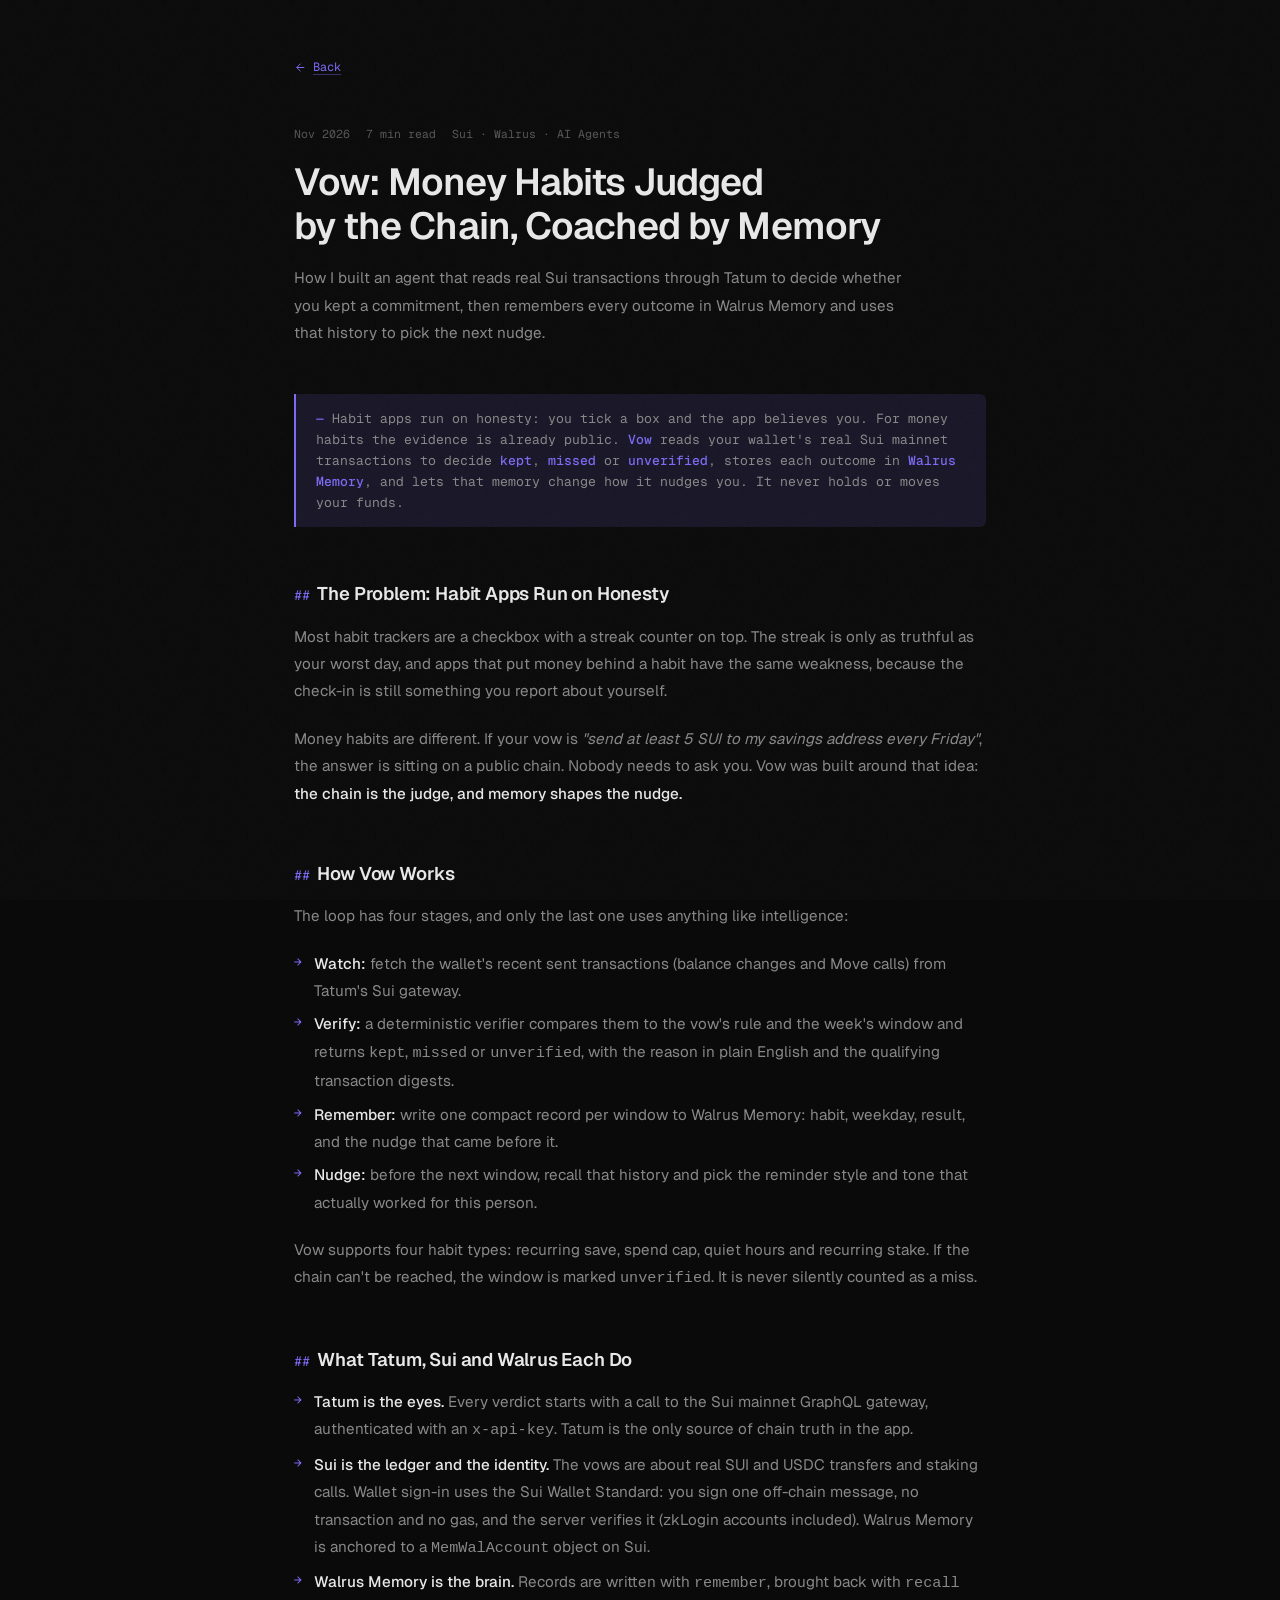
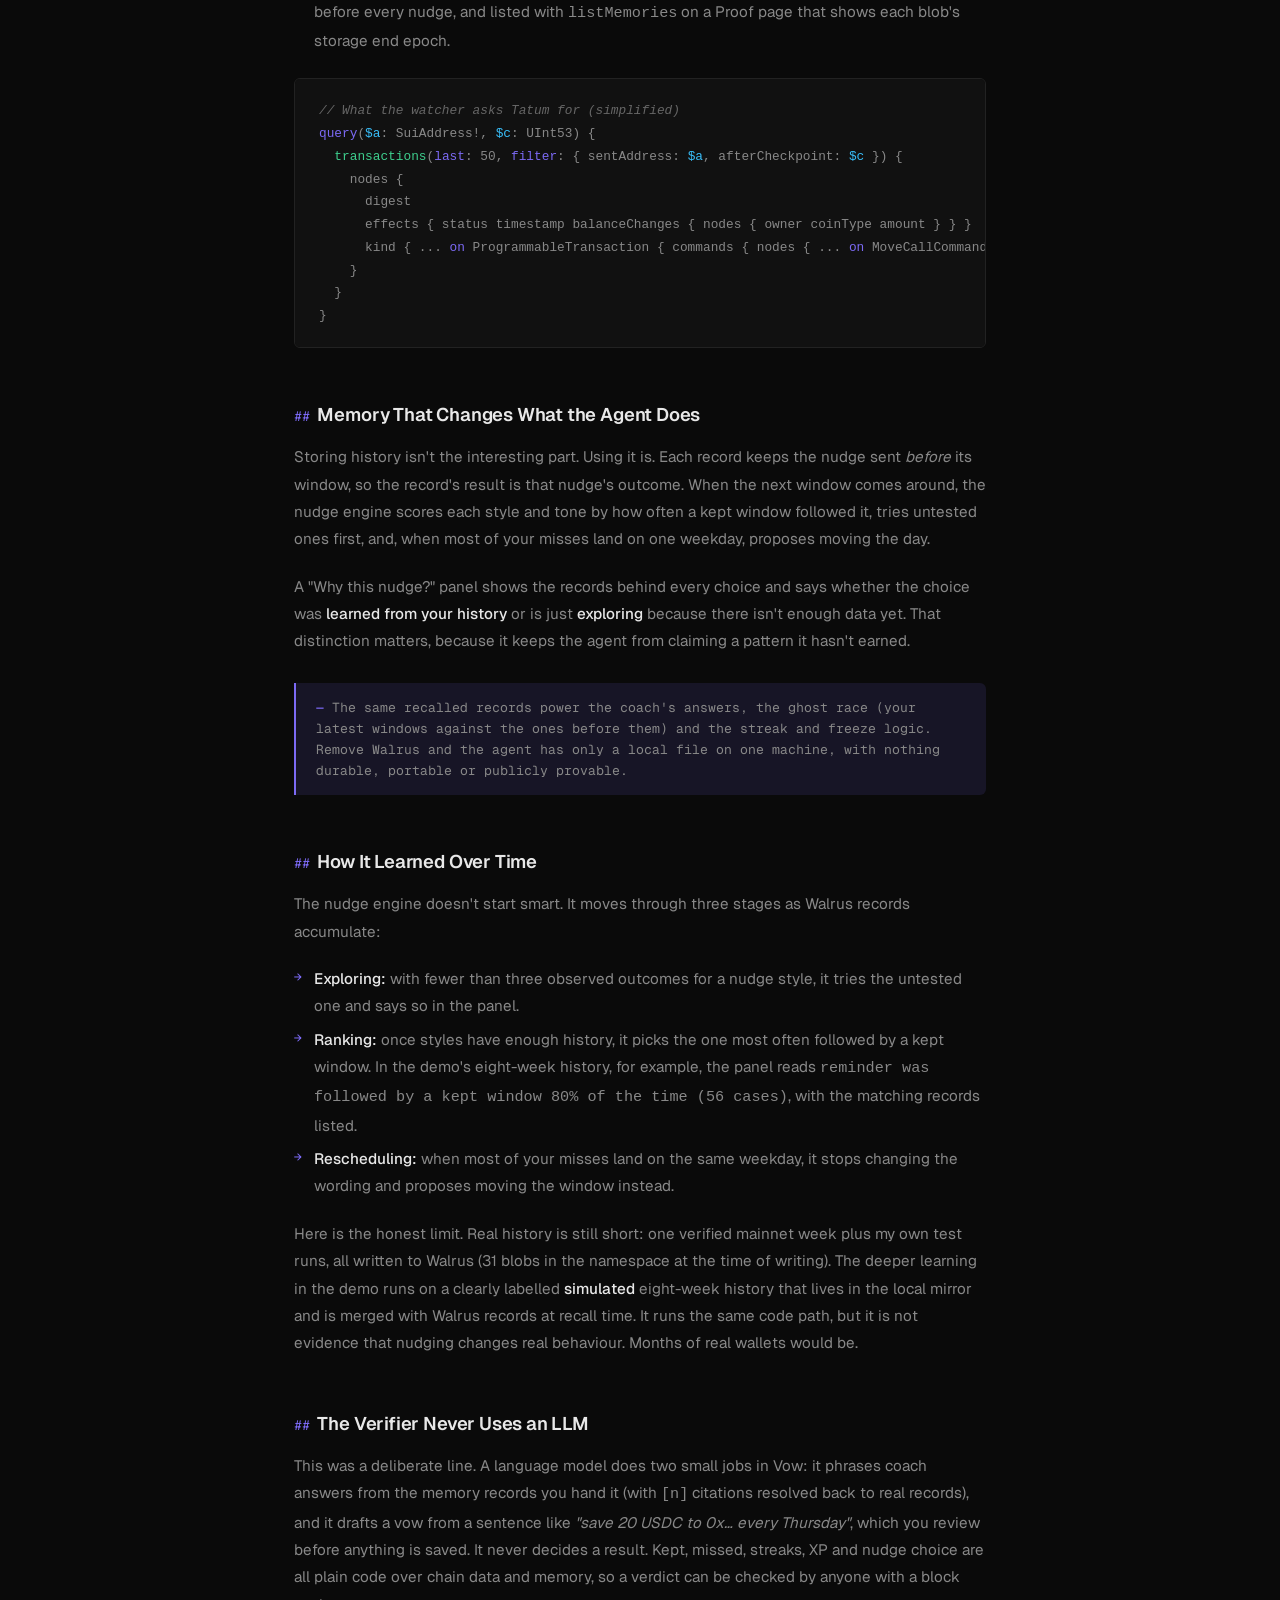
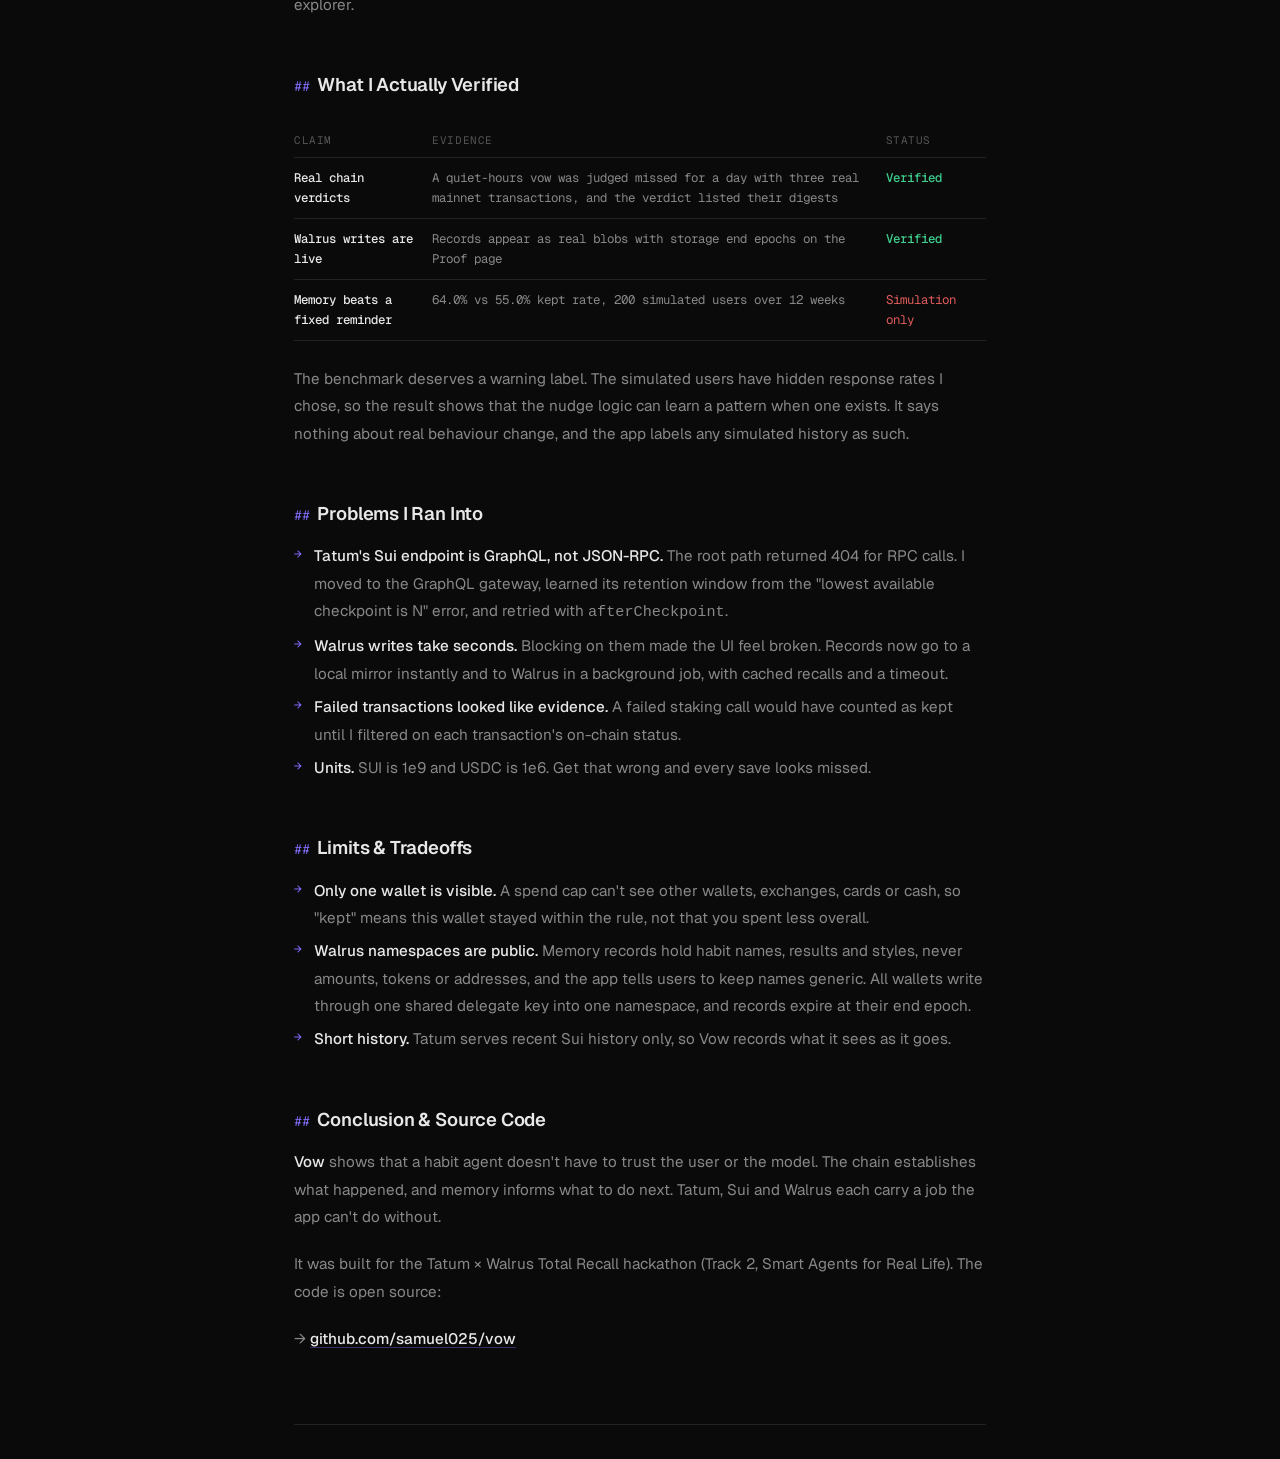
<file: writing/vow-habits-judged-by-the-chain.html>
<!DOCTYPE html>
<html lang="en">
  <head>
    <meta charset="UTF-8" />
    <meta name="viewport" content="width=device-width, initial-scale=1.0" />
    <title>Vow: Habits Judged by the Chain, Coached by Memory — Samuel</title>
    <meta name="description" content="How I built Vow: a money-habit coach that verifies commitments from real Sui transactions through Tatum and uses Walrus Memory to choose better nudges." />
    <meta name="author" content="Samuel" />
    <meta property="og:title" content="Vow: Habits Judged by the Chain, Coached by Memory" />
    <meta property="og:description" content="A money-habit coach where the chain decides if you kept your vow and Walrus Memory decides how to nudge you next." />
    <meta property="og:type" content="article" />
    <meta property="og:url" content="https://0xuell.online/writing/vow-habits-judged-by-the-chain" />
    <link rel="canonical" href="https://0xuell.online/writing/vow-habits-judged-by-the-chain" />
    <meta name="theme-color" content="#0a0a0a" />
    <link rel="icon" type="image/svg+xml" href="../favicon.svg" />
    <link rel="preconnect" href="https://fonts.googleapis.com" />
    <link rel="preconnect" href="https://fonts.gstatic.com" crossorigin />
    <link href="https://fonts.googleapis.com/css2?family=Geist+Mono:wght@300;400;500;600&family=Geist:wght@300;400;500;600&display=swap" rel="stylesheet" />
    <link rel="stylesheet" href="../style.css" />
    <style>
      /* ── Post-specific styles ── */
      .post-back {
        display: inline-flex;
        align-items: center;
        gap: 6px;
        font-family: var(--font-mono);
        font-size: 0.75rem;
        color: var(--text-dim);
        text-decoration: none;
        margin-bottom: 48px;
        transition: color 160ms ease;
      }
      .post-back:hover { color: var(--text); }
      .post-back svg { width: 13px; height: 13px; }

      .post-header { margin-bottom: 48px; }

      .post-meta {
        font-family: var(--font-mono);
        font-size: 0.72rem;
        color: var(--muted);
        margin-bottom: 16px;
        display: flex;
        gap: 16px;
      }

      .post-title {
        font-size: clamp(1.6rem, 5vw, 2.35rem);
        font-weight: 600;
        letter-spacing: -0.025em;
        line-height: 1.18;
        color: var(--text);
        margin-bottom: 16px;
      }

      .post-subtitle {
        font-size: 1rem;
        color: var(--text-dim);
        line-height: 1.7;
        max-width: 620px;
      }

      /* ── Prose ── */
      .prose {
        max-width: 740px;
        margin: 0 auto;
        padding: 0 24px;
      }

      .prose h2 {
        font-size: 1.15rem;
        font-weight: 600;
        color: var(--text);
        letter-spacing: -0.01em;
        margin: 48px 0 14px;
        padding-top: 4px;
      }

      .prose h2::before {
        content: '## ';
        font-family: var(--font-mono);
        color: var(--accent);
        font-size: 0.85rem;
        font-weight: 400;
      }

      .prose p {
        font-size: 0.95rem;
        color: var(--text-dim);
        line-height: 1.8;
        margin-bottom: 20px;
      }

      .prose strong {
        color: var(--text);
        font-weight: 500;
      }

      .prose a {
        color: var(--accent);
        text-decoration: underline;
        text-decoration-color: rgba(124, 106, 245, 0.4);
        text-underline-offset: 3px;
        transition: text-decoration-color 160ms ease;
      }
      .prose a:hover { text-decoration-color: var(--accent); }

      .prose ul {
        margin: 0 0 20px 0;
        padding-left: 0;
        list-style: none;
      }

      .prose ul li {
        font-size: 0.95rem;
        color: var(--text-dim);
        line-height: 1.8;
        padding-left: 20px;
        position: relative;
        margin-bottom: 6px;
      }

      .prose ul li::before {
        content: '→';
        position: absolute;
        left: 0;
        color: var(--accent);
        font-family: var(--font-mono);
        font-size: 0.8rem;
      }

      .prose pre {
        background: var(--bg-card);
        border: 1px solid var(--border);
        border-radius: 6px;
        padding: 20px 24px;
        overflow-x: auto;
        margin: 24px 0;
        font-family: var(--font-mono);
        font-size: 0.8rem;
        line-height: 1.7;
        color: var(--text-dim);
      }

      .prose pre .kw  { color: #7c6af5; }   /* keyword */
      .prose pre .fn  { color: #3ecf8e; }   /* function / method */
      .prose pre .str { color: #e8c97a; }   /* string */
      .prose pre .cm  { color: #666; font-style: italic; } /* comment */
      .prose pre .hi  { color: var(--text); font-weight: 500; } /* highlight */
      .prose pre .typ { color: #38bdf8; }   /* type */

      .callout {
        border-left: 2px solid var(--accent);
        background: var(--accent-dim);
        border-radius: 0 6px 6px 0;
        padding: 14px 20px;
        margin: 28px 0;
      }

      .callout p {
        font-family: var(--font-mono);
        font-size: 0.82rem;
        color: var(--text-dim);
        margin: 0;
        line-height: 1.6;
      }

      .callout strong { color: var(--accent); }

      /* ── Interactive Visualizer Block ── */
      .anim-block {
        margin: 36px 0;
        border: 1px solid var(--border);
        border-radius: 8px;
        overflow: hidden;
        background: #0c0d10;
        box-shadow: 0 12px 32px rgba(0, 0, 0, 0.4);
      }

      .anim-header {
        display: flex;
        align-items: center;
        justify-content: space-between;
        padding: 8px 14px;
        border-bottom: 1px solid var(--border);
        background: #111218;
        gap: 12px;
      }

      .anim-label {
        font-family: var(--font-mono);
        font-size: 0.68rem;
        color: var(--muted);
        letter-spacing: 0.04em;
        text-transform: uppercase;
        margin: 0;
        white-space: nowrap;
        flex-shrink: 0;
      }

      .anim-controls {
        display: inline-flex;
        align-items: center;
        gap: 8px;
        flex-shrink: 0;
      }

      /* Segmented pill switcher */
      .anim-segmented {
        display: inline-flex;
        align-items: center;
        background: rgba(255, 255, 255, 0.04);
        border: 1px solid var(--border);
        border-radius: 6px;
        padding: 2px;
        gap: 2px;
      }

      .anim-btn {
        display: inline-flex;
        align-items: center;
        justify-content: center;
        background: transparent;
        border: 1px solid transparent;
        border-radius: 4px;
        padding: 0 10px;
        height: 26px;
        font-family: var(--font-mono);
        font-size: 0.68rem;
        color: var(--text-dim);
        cursor: pointer;
        white-space: nowrap;
        line-height: 1;
        transition: color 150ms ease, background 150ms ease, border-color 150ms ease;
      }

      .anim-btn:hover {
        color: var(--text);
        background: rgba(255, 255, 255, 0.06);
      }

      .anim-btn.active {
        background: var(--bg-card);
        border-color: rgba(124, 106, 245, 0.4);
        color: var(--accent);
        font-weight: 500;
        box-shadow: 0 1px 3px rgba(0, 0, 0, 0.2);
      }

      .anim-btn-tool {
        border: 1px solid var(--border);
        background: rgba(255, 255, 255, 0.02);
        min-width: 64px;
      }

      .anim-btn-tool:hover {
        border-color: var(--accent);
        color: var(--text);
      }

      .anim-legend-item {
        display: inline-flex;
        align-items: center;
        gap: 6px;
        font-family: var(--font-mono);
        font-size: 0.68rem;
        color: var(--text-dim);
        white-space: nowrap;
      }

      .legend-dot {
        width: 7px;
        height: 7px;
        border-radius: 50%;
        display: inline-block;
      }

      .legend-dot.purple { background: #a78bfa; box-shadow: 0 0 6px #7c6af5; }
      .legend-dot.red { background: #f87171; box-shadow: 0 0 6px #ef4444; }

      .anim-canvas {
        display: block;
        width: 100%;
        height: auto;
      }

      .anim-caption {
        padding: 8px 14px;
        height: 52px;
        min-height: 52px;
        background: #111218;
        border-top: 1px solid var(--border);
        font-family: var(--font-mono);
        font-size: 0.68rem;
        line-height: 1.4;
        color: var(--muted);
        display: flex;
        justify-content: space-between;
        align-items: center;
        gap: 16px;
        box-sizing: border-box;
      }

      .anim-caption span:first-child {
        flex: 1 1 auto;
        min-width: 0;
        line-height: 1.4;
      }

      .anim-caption span:last-child {
        flex-shrink: 0;
        white-space: nowrap;
        text-align: right;
        color: var(--text-dim);
      }

      @media (max-width: 640px) {
        .anim-header {
          flex-direction: column;
          align-items: flex-start;
          gap: 10px;
        }
        .anim-controls {
          width: 100%;
          justify-content: space-between;
        }
        .anim-caption {
          height: auto;
          min-height: 48px;
          flex-direction: column;
          align-items: flex-start;
          justify-content: center;
          gap: 4px;
        }
        .anim-caption span:first-child {
          white-space: normal;
        }
        .anim-caption span:last-child {
          white-space: normal;
        }
      }

      /* ── Benchmark Table ── */
      .result-table {
        width: 100%;
        border-collapse: collapse;
        font-family: var(--font-mono);
        font-size: 0.78rem;
        margin: 24px 0;
      }

      .result-table th {
        text-align: left;
        color: var(--muted);
        padding: 8px 14px 8px 0;
        border-bottom: 1px solid var(--border);
        font-weight: 400;
        letter-spacing: 0.05em;
        text-transform: uppercase;
        font-size: 0.68rem;
      }

      .result-table td {
        padding: 10px 14px 10px 0;
        color: var(--text-dim);
        border-bottom: 1px solid var(--border);
        vertical-align: top;
      }

      .result-table td.good { color: var(--green); font-weight: 500; }
      .result-table td.bad  { color: #e05c5c; }
      .result-table td.accent { color: var(--accent); font-weight: 500; }

      .post-footer {
        margin-top: 72px;
        padding-top: 32px;
        border-top: 1px solid var(--border);
      }

      .post-footer p {
        font-family: var(--font-mono);
        font-size: 0.75rem;
        color: var(--muted);
        margin: 0;
      }
    </style>
  </head>
  <body>
    <div class="noise"></div>

    <main id="main-content">
      <article>
        <div class="prose">
          <div style="padding-top: 56px;">
            <a href="../index.html" class="post-back">
              <svg viewBox="0 0 24 24" fill="none" stroke="currentColor" stroke-width="1.8"><path d="M19 12H5M12 5l-7 7 7 7"/></svg>
              Back
            </a>

            <header class="post-header">
              <div class="post-meta">
                <time datetime="2026-11-10">Nov 2026</time>
                <span>7 min read</span>
                <span>Sui · Walrus · AI Agents</span>
              </div>
              <h1 class="post-title">Vow: Money Habits Judged<br/>by the Chain, Coached by Memory</h1>
              <p class="post-subtitle">
                How I built an agent that reads real Sui transactions through Tatum to decide whether you kept a commitment, then remembers every outcome in Walrus Memory and uses that history to pick the next nudge.
              </p>
            </header>
          </div>

          <div class="callout">
            <p><strong>—</strong> Habit apps run on honesty: you tick a box and the app believes you. For money habits the evidence is already public. <strong>Vow</strong> reads your wallet's real Sui mainnet transactions to decide <strong>kept</strong>, <strong>missed</strong> or <strong>unverified</strong>, stores each outcome in <strong>Walrus Memory</strong>, and lets that memory change how it nudges you. It never holds or moves your funds.</p>
          </div>

          <h2>The Problem: Habit Apps Run on Honesty</h2>
          <p>
            Most habit trackers are a checkbox with a streak counter on top. The streak is only as truthful as your worst day, and apps that put money behind a habit have the same weakness, because the check-in is still something you report about yourself.
          </p>
          <p>
            Money habits are different. If your vow is <em>"send at least 5 SUI to my savings address every Friday"</em>, the answer is sitting on a public chain. Nobody needs to ask you. Vow was built around that idea: <strong>the chain is the judge, and memory shapes the nudge.</strong>
          </p>

          <h2>How Vow Works</h2>
          <p>
            The loop has four stages, and only the last one uses anything like intelligence:
          </p>
          <ul>
            <li><strong>Watch:</strong> fetch the wallet's recent sent transactions (balance changes and Move calls) from Tatum's Sui gateway.</li>
            <li><strong>Verify:</strong> a deterministic verifier compares them to the vow's rule and the week's window and returns <code>kept</code>, <code>missed</code> or <code>unverified</code>, with the reason in plain English and the qualifying transaction digests.</li>
            <li><strong>Remember:</strong> write one compact record per window to Walrus Memory: habit, weekday, result, and the nudge that came before it.</li>
            <li><strong>Nudge:</strong> before the next window, recall that history and pick the reminder style and tone that actually worked for this person.</li>
          </ul>
          <p>
            Vow supports four habit types: recurring save, spend cap, quiet hours and recurring stake. If the chain can't be reached, the window is marked <code>unverified</code>. It is never silently counted as a miss.
          </p>

          <h2>What Tatum, Sui and Walrus Each Do</h2>
          <ul>
            <li><strong>Tatum is the eyes.</strong> Every verdict starts with a call to the Sui mainnet GraphQL gateway, authenticated with an <code>x-api-key</code>. Tatum is the only source of chain truth in the app.</li>
            <li><strong>Sui is the ledger and the identity.</strong> The vows are about real SUI and USDC transfers and staking calls. Wallet sign-in uses the Sui Wallet Standard: you sign one off-chain message, no transaction and no gas, and the server verifies it (zkLogin accounts included). Walrus Memory is anchored to a <code>MemWalAccount</code> object on Sui.</li>
            <li><strong>Walrus Memory is the brain.</strong> Records are written with <code>remember</code>, brought back with <code>recall</code> before every nudge, and listed with <code>listMemories</code> on a Proof page that shows each blob's storage end epoch.</li>
          </ul>

          <pre><code><span class="cm">// What the watcher asks Tatum for (simplified)</span>
<span class="kw">query</span>(<span class="typ">$a</span>: SuiAddress!, <span class="typ">$c</span>: UInt53) {
  <span class="fn">transactions</span>(<span class="kw">last</span>: 50, <span class="kw">filter</span>: { sentAddress: <span class="typ">$a</span>, afterCheckpoint: <span class="typ">$c</span> }) {
    nodes {
      digest
      effects { status timestamp balanceChanges { nodes { owner coinType amount } } }
      kind { ... <span class="kw">on</span> ProgrammableTransaction { commands { nodes { ... <span class="kw">on</span> MoveCallCommand { function { name } } } } } }
    }
  }
}</code></pre>

          <h2>Memory That Changes What the Agent Does</h2>
          <p>
            Storing history isn't the interesting part. Using it is. Each record keeps the nudge sent <em>before</em> its window, so the record's result is that nudge's outcome. When the next window comes around, the nudge engine scores each style and tone by how often a kept window followed it, tries untested ones first, and, when most of your misses land on one weekday, proposes moving the day.
          </p>
          <p>
            A "Why this nudge?" panel shows the records behind every choice and says whether the choice was <strong>learned from your history</strong> or is just <strong>exploring</strong> because there isn't enough data yet. That distinction matters, because it keeps the agent from claiming a pattern it hasn't earned.
          </p>

          <div class="callout">
            <p><strong>—</strong> The same recalled records power the coach's answers, the ghost race (your latest windows against the ones before them) and the streak and freeze logic. Remove Walrus and the agent has only a local file on one machine, with nothing durable, portable or publicly provable.</p>
          </div>

          <h2>How It Learned Over Time</h2>
          <p>
            The nudge engine doesn't start smart. It moves through three stages as Walrus records accumulate:
          </p>
          <ul>
            <li><strong>Exploring:</strong> with fewer than three observed outcomes for a nudge style, it tries the untested one and says so in the panel.</li>
            <li><strong>Ranking:</strong> once styles have enough history, it picks the one most often followed by a kept window. In the demo's eight-week history, for example, the panel reads <code>reminder was followed by a kept window 80% of the time (56 cases)</code>, with the matching records listed.</li>
            <li><strong>Rescheduling:</strong> when most of your misses land on the same weekday, it stops changing the wording and proposes moving the window instead.</li>
          </ul>
          <p>
            Here is the honest limit. Real history is still short: one verified mainnet week plus my own test runs, all written to Walrus (31 blobs in the namespace at the time of writing). The deeper learning in the demo runs on a clearly labelled <strong>simulated</strong> eight-week history that lives in the local mirror and is merged with Walrus records at recall time. It runs the same code path, but it is not evidence that nudging changes real behaviour. Months of real wallets would be.
          </p>

          <h2>The Verifier Never Uses an LLM</h2>
          <p>
            This was a deliberate line. A language model does two small jobs in Vow: it phrases coach answers from the memory records you hand it (with <code>[n]</code> citations resolved back to real records), and it drafts a vow from a sentence like <em>"save 20 USDC to 0x… every Thursday"</em>, which you review before anything is saved. It never decides a result. Kept, missed, streaks, XP and nudge choice are all plain code over chain data and memory, so a verdict can be checked by anyone with a block explorer.
          </p>

          <h2>What I Actually Verified</h2>
          <table class="result-table">
            <thead>
              <tr>
                <th>Claim</th>
                <th>Evidence</th>
                <th>Status</th>
              </tr>
            </thead>
            <tbody>
              <tr>
                <td><strong>Real chain verdicts</strong></td>
                <td>A quiet-hours vow was judged missed for a day with three real mainnet transactions, and the verdict listed their digests</td>
                <td class="good">Verified</td>
              </tr>
              <tr>
                <td><strong>Walrus writes are live</strong></td>
                <td>Records appear as real blobs with storage end epochs on the Proof page</td>
                <td class="good">Verified</td>
              </tr>
              <tr>
                <td><strong>Memory beats a fixed reminder</strong></td>
                <td>64.0% vs 55.0% kept rate, 200 simulated users over 12 weeks</td>
                <td class="bad">Simulation only</td>
              </tr>
            </tbody>
          </table>
          <p>
            The benchmark deserves a warning label. The simulated users have hidden response rates I chose, so the result shows that the nudge logic can learn a pattern when one exists. It says nothing about real behaviour change, and the app labels any simulated history as such.
          </p>

          <h2>Problems I Ran Into</h2>
          <ul>
            <li><strong>Tatum's Sui endpoint is GraphQL, not JSON-RPC.</strong> The root path returned 404 for RPC calls. I moved to the GraphQL gateway, learned its retention window from the "lowest available checkpoint is N" error, and retried with <code>afterCheckpoint</code>.</li>
            <li><strong>Walrus writes take seconds.</strong> Blocking on them made the UI feel broken. Records now go to a local mirror instantly and to Walrus in a background job, with cached recalls and a timeout.</li>
            <li><strong>Failed transactions looked like evidence.</strong> A failed staking call would have counted as kept until I filtered on each transaction's on-chain status.</li>
            <li><strong>Units.</strong> SUI is 1e9 and USDC is 1e6. Get that wrong and every save looks missed.</li>
          </ul>

          <h2>Limits &amp; Tradeoffs</h2>
          <ul>
            <li><strong>Only one wallet is visible.</strong> A spend cap can't see other wallets, exchanges, cards or cash, so "kept" means this wallet stayed within the rule, not that you spent less overall.</li>
            <li><strong>Walrus namespaces are public.</strong> Memory records hold habit names, results and styles, never amounts, tokens or addresses, and the app tells users to keep names generic. All wallets write through one shared delegate key into one namespace, and records expire at their end epoch.</li>
            <li><strong>Short history.</strong> Tatum serves recent Sui history only, so Vow records what it sees as it goes.</li>
          </ul>

          <h2>Conclusion &amp; Source Code</h2>
          <p>
            <strong>Vow</strong> shows that a habit agent doesn't have to trust the user or the model. The chain establishes what happened, and memory informs what to do next. Tatum, Sui and Walrus each carry a job the app can't do without.
          </p>
          <p>
            It was built for the Tatum × Walrus Total Recall hackathon (Track 2, Smart Agents for Real Life). The code is open source:
          </p>
          <p>
            → <a href="https://github.com/samuel025/vow" target="_blank" rel="noopener noreferrer"><strong>github.com/samuel025/vow</strong></a>
          </p>
          <!-- TODO: add the demo video link here once it is uploaded:
          <p>→ <a href="VIDEO_URL" target="_blank" rel="noopener noreferrer"><strong>Watch the demo</strong></a></p> -->

          <div class="post-footer">
            <p>Written by Olayemi Samuel · Nov 2026</p>
          </div>
        </div>
      </article>
    </main>
  </body>
</html>
</file>
<file: style.css>
/* ─── Reset & Base ─────────────────────────────────────────── */
*, *::before, *::after {
  box-sizing: border-box;
  margin: 0;
  padding: 0;
}

:root {
  --bg:         #0a0a0a;
  --bg-card:    #111111;
  --bg-card-h:  #161616;
  --border:     #222222;
  --border-h:   #333333;
  --muted:      #555555;
  --text:       #e8e8e8;
  --text-dim:   #888888;
  --accent:     #7c6af5;
  --accent-dim: rgba(124, 106, 245, 0.12);
  --green:      #3ecf8e;
  --font-sans:  'Geist', system-ui, sans-serif;
  --font-mono:  'Geist Mono', 'Fira Code', monospace;

  --ease-out: cubic-bezier(0.23, 1, 0.32, 1);
}

html {
  background: var(--bg);
  color: var(--text);
  font-family: var(--font-sans);
  font-size: 16px;
  line-height: 1.6;
  -webkit-font-smoothing: antialiased;
  scroll-behavior: smooth;
}

body {
  min-height: 100vh;
  background: var(--bg);
  position: relative;
  overflow-x: hidden;
}

/* ─── Grain texture overlay ────────────────────────────────── */
.noise {
  pointer-events: none;
  position: fixed;
  inset: 0;
  z-index: 1000;
  opacity: 0.035;
  background-image: url("data:image/svg+xml,%3Csvg viewBox='0 0 256 256' xmlns='http://www.w3.org/2000/svg'%3E%3Cfilter id='noise'%3E%3CfeTurbulence type='fractalNoise' baseFrequency='0.9' numOctaves='4' stitchTiles='stitch'/%3E%3C/filter%3E%3Crect width='100%25' height='100%25' filter='url(%23noise)' opacity='1'/%3E%3C/svg%3E");
  background-repeat: repeat;
  background-size: 128px 128px;
}

/* ─── Layout ───────────────────────────────────────────────── */
.container {
  max-width: 740px;
  margin: 0 auto;
  padding: 0 24px;
}

.section {
  padding: 56px 0;
}

.divider {
  max-width: 740px;
  margin: 0 auto;
  padding: 0 24px;
  border-top: 1px solid var(--border);
}

/* ─── Section label ────────────────────────────────────────── */
.section-label {
  font-family: var(--font-mono);
  font-size: 0.75rem;
  font-weight: 400;
  color: var(--accent);
  letter-spacing: 0.05em;
  margin-bottom: 28px;
  opacity: 0.85;
}

/* ─── Hero ─────────────────────────────────────────────────── */
#hero {
  padding-top: 76px;
  padding-bottom: 56px;
}

.hero-layout {
  display: flex;
  justify-content: space-between;
  align-items: center;
  gap: 36px;
}

.hero-content {
  flex: 1;
  min-width: 0;
}

/* ─── Interactive System Orb ───────────────────────────────── */
.hero-orb-wrapper {
  position: relative;
  display: flex;
  flex-direction: column;
  align-items: center;
  gap: 12px;
  cursor: pointer;
  user-select: none;
  flex-shrink: 0;
  opacity: 0;
  animation: fadeUp 700ms var(--ease-out) 280ms forwards;
}

.orb-glow-backdrop {
  position: absolute;
  top: 42%;
  left: 50%;
  transform: translate(-50%, -50%);
  width: 170px;
  height: 170px;
  border-radius: 50%;
  background: radial-gradient(circle, rgba(124, 106, 245, 0.22) 0%, rgba(62, 207, 142, 0.08) 50%, transparent 75%);
  filter: blur(24px);
  pointer-events: none;
  transition: transform 300ms ease, opacity 300ms ease;
}

.hero-orb-wrapper:hover .orb-glow-backdrop {
  transform: translate(-50%, -50%) scale(1.25);
  opacity: 1;
}

#hero-orb-canvas {
  width: 200px;
  height: 200px;
  display: block;
  filter: drop-shadow(0 0 16px rgba(124, 106, 245, 0.35));
  transition: transform 300ms var(--ease-out);
}

.hero-orb-wrapper:hover #hero-orb-canvas {
  transform: scale(1.05);
}

.hero-orb-wrapper:active #hero-orb-canvas {
  transform: scale(0.96);
}

.orb-badge {
  display: inline-flex;
  align-items: center;
  gap: 7px;
  padding: 5px 12px;
  background: var(--bg-card);
  border: 1px solid var(--border);
  border-radius: 999px;
  font-family: var(--font-mono);
  font-size: 0.7rem;
  color: var(--text-dim);
  transition:
    color 180ms ease,
    border-color 180ms ease,
    background 180ms ease,
    transform 180ms var(--ease-out);
}

.orb-badge-dot {
  width: 6px;
  height: 6px;
  border-radius: 50%;
  background: #3ecf8e;
  box-shadow: 0 0 8px #3ecf8e;
  animation: pulse-dot 2s ease-in-out infinite;
}

@keyframes pulse-dot {
  0%, 100% { opacity: 1; transform: scale(1); }
  50% { opacity: 0.35; transform: scale(0.85); }
}

@media (hover: hover) and (pointer: fine) {
  .hero-orb-wrapper:hover .orb-badge {
    color: var(--text);
    border-color: rgba(124, 106, 245, 0.5);
    background: var(--bg-card-h);
    transform: translateY(-2px);
  }
}

@media (max-width: 680px) {
  .hero-layout {
    flex-direction: column-reverse;
    align-items: center;
    gap: 28px;
    text-align: left;
  }
  .hero-orb-wrapper {
    margin-bottom: 8px;
  }
}

.hero-status {
  display: inline-flex;
  align-items: center;
  gap: 8px;
  font-family: var(--font-mono);
  font-size: 0.72rem;
  color: var(--green);
  letter-spacing: 0.04em;
  margin-bottom: 24px;
  opacity: 0;
  animation: fadeUp 600ms var(--ease-out) 100ms forwards;
}

.status-dot {
  width: 7px;
  height: 7px;
  border-radius: 50%;
  background: var(--green);
  box-shadow: 0 0 0 0 rgba(62, 207, 142, 0.6);
  animation: pulse 2.5s ease-in-out infinite;
}

@keyframes pulse {
  0%, 100% { box-shadow: 0 0 0 0 rgba(62, 207, 142, 0.5); }
  50%       { box-shadow: 0 0 0 6px rgba(62, 207, 142, 0); }
}

.hero-name {
  font-size: clamp(2.4rem, 8vw, 3.8rem);
  font-weight: 600;
  letter-spacing: -0.03em;
  line-height: 1.05;
  color: var(--text);
  margin-bottom: 6px;
  opacity: 0;
  animation: fadeUp 600ms var(--ease-out) 180ms forwards;
}

.cursor {
  color: var(--accent);
  animation: blink 1.1s step-end infinite;
}

@keyframes blink {
  0%, 100% { opacity: 1; }
  50%       { opacity: 0; }
}

.hero-title {
  font-family: var(--font-mono);
  font-size: 0.85rem;
  color: var(--text-dim);
  letter-spacing: 0.02em;
  margin-bottom: 24px;
  opacity: 0;
  animation: fadeUp 600ms var(--ease-out) 240ms forwards;
}

.hero-bio {
  font-size: 1rem;
  color: var(--text-dim);
  line-height: 1.75;
  max-width: 520px;
  margin-bottom: 32px;
  opacity: 0;
  animation: fadeUp 600ms var(--ease-out) 300ms forwards;
}

.hero-bio em { color: var(--text); font-style: normal; }

/* ─── Link pills ───────────────────────────────────────────── */
.hero-links {
  display: flex;
  flex-wrap: wrap;
  gap: 10px;
  opacity: 0;
  animation: fadeUp 600ms var(--ease-out) 380ms forwards;
}

.link-pill {
  display: inline-flex;
  align-items: center;
  gap: 7px;
  padding: 8px 14px;
  border: 1px solid var(--border);
  border-radius: 6px;
  font-family: var(--font-mono);
  font-size: 0.78rem;
  color: var(--text-dim);
  text-decoration: none;
  background: transparent;
  transition:
    color 180ms ease,
    border-color 180ms ease,
    background 180ms ease,
    transform 160ms var(--ease-out);
}

.link-pill svg {
  width: 14px;
  height: 14px;
  flex-shrink: 0;
  stroke-width: 1.8;
}

@media (hover: hover) and (pointer: fine) {
  .link-pill:hover {
    color: var(--text);
    border-color: var(--border-h);
    background: var(--bg-card);
  }
}

.link-pill:active {
  transform: scale(0.97);
}

/* ─── Stack ────────────────────────────────────────────────── */
.stack-grid {
  display: grid;
  grid-template-columns: 1fr 1fr;
  gap: 28px 32px;
}

@media (max-width: 480px) {
  .stack-grid { grid-template-columns: 1fr; }
}

.stack-category {
  font-family: var(--font-mono);
  font-size: 0.72rem;
  color: var(--muted);
  letter-spacing: 0.06em;
  text-transform: uppercase;
  margin-bottom: 10px;
}

.stack-tags {
  display: flex;
  flex-wrap: wrap;
  gap: 7px;
}

.tag {
  display: inline-block;
  padding: 4px 10px;
  border: 1px solid var(--border);
  border-radius: 4px;
  font-family: var(--font-mono);
  font-size: 0.74rem;
  color: var(--text-dim);
  background: var(--bg-card);
  transition: border-color 160ms ease, color 160ms ease;
}

@media (hover: hover) and (pointer: fine) {
  .tag:hover {
    border-color: var(--accent);
    color: var(--text);
  }
}

/* ─── Projects ─────────────────────────────────────────────── */
.projects-list {
  display: flex;
  flex-direction: column;
  gap: 1px;
  border: 1px solid var(--border);
  border-radius: 8px;
  overflow: hidden;
}

.project-card {
  display: block;
  padding: 20px 24px;
  background: var(--bg-card);
  text-decoration: none;
  color: inherit;
  transition:
    background 160ms ease,
    transform 160ms var(--ease-out);
  border-bottom: 1px solid var(--border);
  position: relative;
}

.project-card:last-child { border-bottom: none; }

@media (hover: hover) and (pointer: fine) {
  .project-card:hover {
    background: var(--bg-card-h);
  }
  .project-card:hover .project-arrow {
    transform: translate(2px, -2px);
    opacity: 1;
  }
  .project-card:hover .project-stat {
    color: var(--text-dim);
  }
}

.project-card:active { transform: scale(0.995); }

.project-header {
  display: flex;
  align-items: center;
  gap: 12px;
  margin-bottom: 8px;
}

.project-name {
  font-family: var(--font-mono);
  font-size: 0.9rem;
  font-weight: 500;
  color: var(--text);
}

.project-lang {
  font-family: var(--font-mono);
  font-size: 0.68rem;
  color: var(--accent);
  background: var(--accent-dim);
  border: 1px solid rgba(124, 106, 245, 0.2);
  padding: 2px 8px;
  border-radius: 3px;
}

.project-desc {
  font-size: 0.875rem;
  color: var(--text-dim);
  line-height: 1.65;
  margin-bottom: 14px;
}

.project-footer {
  display: flex;
  justify-content: space-between;
  align-items: center;
}

.project-stat {
  display: inline-flex;
  align-items: center;
  gap: 6px;
  font-family: var(--font-mono);
  font-size: 0.72rem;
  color: var(--muted);
  transition: color 160ms ease;
}

.footer-gh-icon {
  width: 13px;
  height: 13px;
  stroke-width: 1.6;
  flex-shrink: 0;
}

.project-arrow {
  font-family: var(--font-mono);
  font-size: 0.85rem;
  color: var(--accent);
  opacity: 0.5;
  transition: transform 200ms var(--ease-out), opacity 200ms ease;
}

/* ─── Experience ───────────────────────────────────────────── */
.experience-list {
  display: flex;
  flex-direction: column;
  gap: 24px;
}

.experience-item {
  padding: 18px 20px;
  background: var(--bg-card);
  border: 1px solid var(--border);
  border-radius: 8px;
  border-left: 2px solid var(--border);
  transition:
    background 160ms ease,
    border-color 200ms ease;
}

@media (hover: hover) and (pointer: fine) {
  .experience-item:hover {
    background: var(--bg-card-h);
    border-left-color: var(--accent);
  }
}

.exp-header {
  display: flex;
  justify-content: space-between;
  align-items: baseline;
  flex-wrap: wrap;
  gap: 8px;
  margin-bottom: 8px;
}

.exp-role-company {
  font-family: var(--font-mono);
  font-size: 0.88rem;
}

.exp-role {
  font-weight: 500;
  color: var(--text);
}

.exp-company {
  color: var(--accent);
  font-weight: 400;
}

.exp-date {
  font-family: var(--font-mono);
  font-size: 0.72rem;
  color: var(--muted);
}

.exp-desc {
  font-size: 0.85rem;
  color: var(--text-dim);
  line-height: 1.65;
  margin-bottom: 12px;
}

.exp-tags {
  display: flex;
  flex-wrap: wrap;
  gap: 6px;
}

.exp-tag {
  display: inline-block;
  padding: 2px 8px;
  border-radius: 4px;
  background: var(--bg);
  border: 1px solid var(--border);
  font-family: var(--font-mono);
  font-size: 0.7rem;
  color: var(--muted);
  transition: border-color 160ms ease, color 160ms ease;
}

.experience-item:hover .exp-tag {
  color: var(--text-dim);
}

/* ─── Writing ──────────────────────────────────────────────── */
.writing-list {
  display: flex;
  flex-direction: column;
}

.writing-item {
  display: grid;
  grid-template-columns: 80px 1fr;
  align-items: baseline;
  gap: 20px;
  padding: 14px 0;
  border-bottom: 1px solid var(--border);
  text-decoration: none;
  color: inherit;
  transition: color 160ms ease;
}

.writing-item:last-child { border-bottom: none; }

.writing-date {
  font-family: var(--font-mono);
  font-size: 0.72rem;
  color: var(--muted);
  white-space: nowrap;
  flex-shrink: 0;
}

.writing-title {
  font-size: 0.9rem;
  color: var(--text-dim);
  line-height: 1.5;
  transition: color 160ms ease;
}

@media (hover: hover) and (pointer: fine) {
  .writing-item:hover .writing-title {
    color: var(--text);
  }
}

/* ─── Footer ───────────────────────────────────────────────── */
#footer {
  padding-top: 32px;
  padding-bottom: 40px;
}

.footer-inner {
  display: flex;
  justify-content: space-between;
  align-items: center;
}

.footer-copy,
.footer-made {
  font-family: var(--font-mono);
  font-size: 0.72rem;
  color: var(--muted);
}

/* ─── Animations ───────────────────────────────────────────── */
@keyframes fadeUp {
  from {
    opacity: 0;
    transform: translateY(12px);
  }
  to {
    opacity: 1;
    transform: translateY(0);
  }
}

/* Stagger-in for section content */
.stack-group,
.experience-item,
.project-card,
.writing-item {
  opacity: 0;
  transform: translateY(8px);
  transition:
    opacity 400ms var(--ease-out),
    transform 400ms var(--ease-out);
}

.stack-group.visible,
.experience-item.visible,
.project-card.visible,
.writing-item.visible {
  opacity: 1;
  transform: translateY(0);
}

/* ─── Reduced motion ───────────────────────────────────────── */
@media (prefers-reduced-motion: reduce) {
  .hero-status,
  .hero-name,
  .hero-title,
  .hero-bio,
  .hero-links {
    opacity: 1;
    animation: none;
  }

  .stack-group,
  .experience-item,
  .project-card,
  .writing-item {
    opacity: 1;
    transform: none;
    transition: none;
  }

  .status-dot { animation: none; }
  .cursor { animation: none; }
}

/* ─── Easter Egg Game ───────────────────────────────────────── */
.cursor-trigger {
  cursor: pointer;
  transition: color 150ms ease, text-shadow 150ms ease;
}

.cursor-trigger:hover {
  color: var(--accent);
  text-shadow: 0 0 8px rgba(124, 106, 245, 0.6);
}

.footer-game-pill {
  display: inline-flex;
  align-items: center;
  gap: 7px;
  background: transparent;
  border: 1px solid var(--border);
  border-radius: 4px;
  padding: 4px 10px;
  font-family: var(--font-mono);
  font-size: 0.72rem;
  color: var(--muted);
  cursor: pointer;
  transition:
    color 160ms ease,
    border-color 160ms ease,
    background 160ms ease,
    transform 160ms var(--ease-out);
}

.footer-game-pill .pill-dot {
  width: 5px;
  height: 5px;
  border-radius: 50%;
  background: var(--accent);
  opacity: 0.7;
  transition: opacity 160ms ease, transform 160ms ease;
}

@media (hover: hover) and (pointer: fine) {
  .footer-game-pill:hover {
    color: var(--text);
    border-color: rgba(124, 106, 245, 0.4);
    background: var(--bg-card);
  }
  .footer-game-pill:hover .pill-dot {
    opacity: 1;
    transform: scale(1.2);
  }
}

.footer-game-pill:active {
  transform: scale(0.97);
}

/* Modal Overlay */
#game-modal {
  position: fixed;
  inset: 0;
  z-index: 9999;
  background: rgba(5, 5, 8, 0.85);
  backdrop-filter: blur(10px);
  -webkit-backdrop-filter: blur(10px);
  display: flex;
  align-items: center;
  justify-content: center;
  padding: 20px;
  opacity: 0;
  pointer-events: none;
  transition: opacity 220ms var(--ease-out);
}

#game-modal.active {
  opacity: 1;
  pointer-events: auto;
}

.game-window {
  width: 100%;
  max-width: 640px;
  background: #0d0e12;
  border: 1px solid rgba(255, 255, 255, 0.1);
  border-radius: 10px;
  box-shadow:
    0 24px 64px rgba(0, 0, 0, 0.8),
    0 0 0 1px rgba(124, 106, 245, 0.15);
  overflow: hidden;
  transform: scale(0.96) translateY(8px);
  transition: transform 220ms var(--ease-out);
  position: relative;
}

#game-modal.active .game-window {
  transform: scale(1) translateY(0);
}

/* Header bar */
.game-header {
  display: flex;
  align-items: center;
  justify-content: space-between;
  padding: 10px 14px;
  background: #111218;
  border-bottom: 1px solid rgba(255, 255, 255, 0.06);
}

.game-dots {
  display: flex;
  align-items: center;
  gap: 6px;
}

.game-dot {
  width: 10px;
  height: 10px;
  border-radius: 50%;
}

.game-dot.red { background: #ef4444; opacity: 0.8; }
.game-dot.yellow { background: #eab308; opacity: 0.8; }
.game-dot.green { background: #22c55e; opacity: 0.8; }

.game-title {
  font-family: var(--font-mono);
  font-size: 0.75rem;
  color: var(--text-dim);
  letter-spacing: 0.02em;
}

.game-actions {
  display: flex;
  align-items: center;
  gap: 8px;
}

.game-tool-btn {
  background: transparent;
  border: 1px solid rgba(255, 255, 255, 0.08);
  border-radius: 4px;
  padding: 3px 8px;
  font-family: var(--font-mono);
  font-size: 0.68rem;
  color: var(--muted);
  cursor: pointer;
  transition: color 150ms ease, border-color 150ms ease;
}

.game-tool-btn:hover {
  color: var(--text);
  border-color: rgba(255, 255, 255, 0.2);
}

.game-close-btn {
  color: #f87171;
}

/* Canvas container & scanline */
.game-screen {
  position: relative;
  width: 100%;
  aspect-ratio: 600 / 380;
  background: #0a0a0c;
  overflow: hidden;
}

#game-canvas {
  width: 100%;
  height: 100%;
  display: block;
  cursor: crosshair;
}

/* Retro CRT scanline effect */
.game-scanlines {
  position: absolute;
  inset: 0;
  pointer-events: none;
  background: repeating-linear-gradient(
    to bottom,
    transparent 0px,
    transparent 2px,
    rgba(0, 0, 0, 0.18) 3px
  );
  box-shadow: inset 0 0 60px rgba(0, 0, 0, 0.6);
}

.game-hint {
  padding: 9px 14px;
  background: #111218;
  border-top: 1px solid rgba(255, 255, 255, 0.06);
  display: flex;
  justify-content: space-between;
  font-family: var(--font-mono);
  font-size: 0.68rem;
  color: var(--muted);
}
</file>
